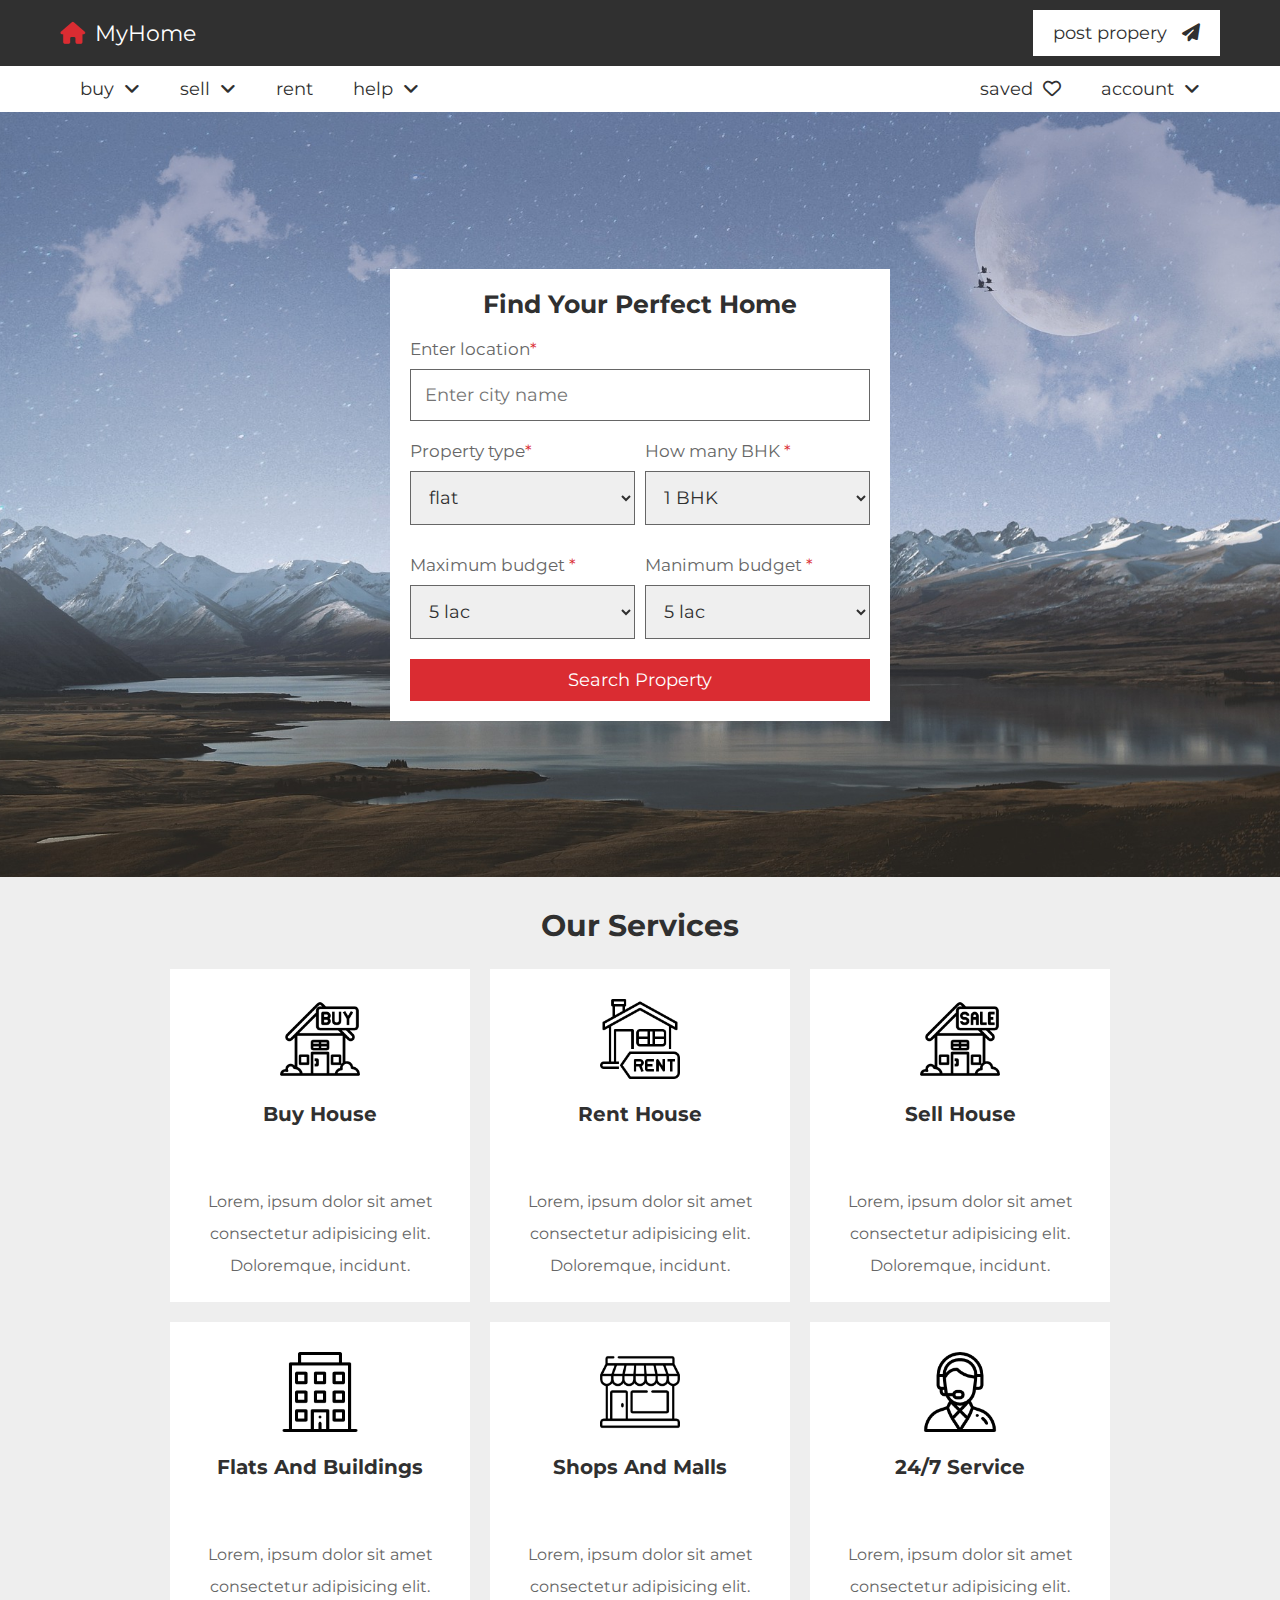
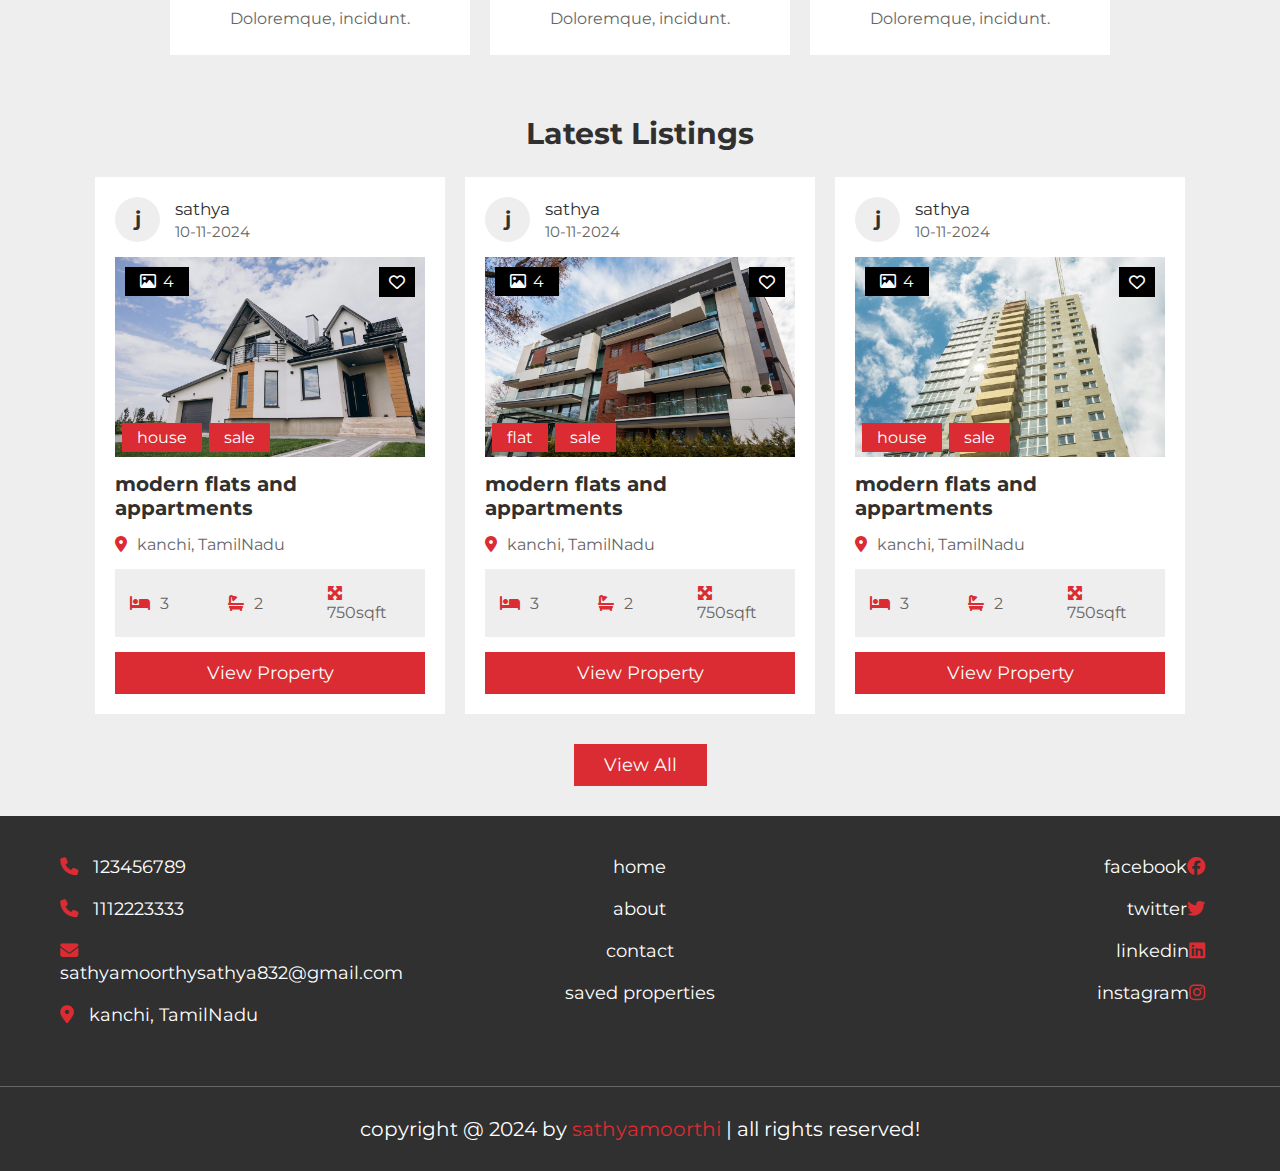
<file: index.html>
<!DOCTYPE html>
<html lang="en">
<head>
    <meta charset="UTF-8">
    <meta name="viewport" content="width=device-width, initial-scale=1.0">
    <title>Home</title>
    
    <!-- font awesome cdn link -->
    <link rel="stylesheet" href="https://cdnjs.cloudflare.com/ajax/libs/font-awesome/6.2.0/css/all.min.css">

    <!-- custom css file link -->
    <link rel="stylesheet" href="style.css">
</head>
<body>
<!-- header and navbar start -->

<header class="header">

    <nav class="navbar nav-1">
        <section class="flex">
            <a href="index.html" class="logo"><i class="fas fa-house"></i>MyHome</a>
            <ul>
                <li><a href="#">post propery <i class="fas fa-paper-plane"></i></a></li>
            </ul>
        </section>
    </nav>

    <nav class="navbar nav-2">
        <section class="flex">
            <div id="menu-btn" class="fas fa-bars"></div>

                <div class="menu">
                    <ul>
                    <li><a href="#">buy<i class="fas fa-angle-down"></i></a>
                        <ul>
                            <li><a href="#">house</a></li>
                            <li><a href="#">flat</a></li>
                            <li><a href="#">shop</a></li>
                            <li><a href="#">ready to move</a></li>
                            <li><a href="#">furnished</a></li>
                        </ul>
                    </li>
                    <li><a href="#">sell<i class="fas fa-angle-down"></i></a>
                        <ul>
                            <li><a href="#">post property</a></li>
                            <li><a href="#">dashboard</a></li>
                        </ul>
                    </li>
                    <li><a href="#">rent</a>
                        <ul>
                            <li><a href="#">house</a></li>
                            <li><a href="#">flat</a></li>
                            <li><a href="#">shop</a></li>
                        </ul>
                    </li>
                    <li><a href="#">help<i class="fas fa-angle-down"></i></a>
                        <ul>
                            <li><a href="about.html">about us</a></li>
                            <li><a href="contact.html">contact us</a></li>
                            <li><a href="contact.html#faq">FAQ</a></li>
                        </ul>
                    </li>
                </ul>
            </div>
            <ul>
                <li><a href="#">saved<i class="far fa-heart"></i></a></li>
                <li><a href="#">account<i class="fas fa-angle-down"></i></a>
                    <ul>
                        <li><a href="login.html">login</a></li>
                        <li><a href="register.html">register</a></li>
                    </ul>
                </li>
            </ul>
        </section>
    </nav>
</header>

<!-- Home section start -->

    
<div class="home">
    <section class="center">

        <form action="search.html" method="post">
            <h3>find your perfect home</h3>
            <div class="box">
                <p>Enter location<span>*</span></p>
                <input type="text" name="location" required maxlength="50" placeholder="Enter city name" class="input">
            </div>
            <div class="flex">
                <div class="box">
                    <p>Property type<span>*</span></p>
                    <select name="type" class="input" required>
                        <option value="flat">flat</option>
                        <option value="house">house</option>
                        <option value="shop">shop</option>
                    </select>
                </div>
                <div class="box">
                    <p>How many BHK <span>*</span></p>
                    <select name="bhk" class="input" required>
                        <option value="1">1 BHK</option>
                        <option value="2">2 BHK</option>
                        <option value="3">3 BHK</option>
                        <option value="4">4 BHK</option>
                        <option value="5">5 BHK</option>
                        <option value="6">6 BHK</option>
                        <option value="7">7 BHK</option>
                        <option value="8">8 BHK</option>
                        <option value="9">9 BHK</option>
                    </select>
                </div>
                <div class="box">
                    <p>Maximum budget <span>*</span></p>
                    <select name="minimum" class="input" required>
                        <option value="5000000">5 lac</option>
                        <option value="1000000">10 lac</option>
                        <option value="2000000">20 lac</option>
                        <option value="3000000">30 lac</option>
                        <option value="4000000">40 lac</option>
                        <option value="5000000">50 lac</option>
                        <option value="6000000">60 lac</option>
                        <option value="7000000">70 lac</option>
                        <option value="8000000">80 lac</option>
                        <option value="9000000">90 lac</option>
                        <option value="10000000">1 Cr</option>
                        <option value="20000000">2 Cr</option>                            <option value="30000000">3 Cr</option>
                        <option value="40000000">4 Cr</option>
                        <option value="50000000">5 Cr</option>
                        <option value="60000000">6 Cr</option>
                        <option value="70000000">7 Cr</option>
                        <option value="80000000">8 Cr</option>
                        <option value="90000000">9 Cr</option>
                        <option value="100000000">10 Cr</option>
                        <option value="150000000">15 Cr</option>
                        <option value="200000000">20 Cr</option>
                    </select>
                </div>
                <div class="box">
                    <p>Manimum budget <span>*</span></p>
                    <select name="minimum" class="input" required>
                        <option value="5000000">5 lac</option>
                        <option value="1000000">10 lac</option>
                        <option value="2000000">20 lac</option>
                        <option value="3000000">30 lac</option>
                        <option value="4000000">40 lac</option>
                        <option value="5000000">50 lac</option>
                        <option value="6000000">60 lac</option>
                        <option value="7000000">70 lac</option>
                        <option value="8000000">80 lac</option>
                        <option value="9000000">90 lac</option>
                        <option value="10000000">1 Cr</option>
                        <option value="20000000">2 Cr</option>
                        <option value="30000000">3 Cr</option>                            <option value="40000000">4 Cr</option>
                        <option value="50000000">5 Cr</option>
                        <option value="60000000">6 Cr</option>
                        <option value="70000000">7 Cr</option>
                        <option value="80000000">8 Cr</option>
                        <option value="90000000">9 Cr</option>
                        <option value="100000000">10 Cr</option>
                        <option value="150000000">15 Cr</option>
                        <option value="200000000">20 Cr</option>
                    </select>
                </div>
            </div>
            <input type="submit" value="search property" name="search" class="btn">
        </form>
    </section>
</div>



<section class="services">
    <h1 class="heading">our services</h1>
    <div class="box-container">
        
        <div class="box">
            <img src="images/icon-1.png" alt="">
            <h3>buy house</h3>
            <p>Lorem, ipsum dolor sit amet consectetur adipisicing elit. Doloremque, incidunt.</p>
        </div>
        
        <div class="box">
            <img src="images/icon-2.png" alt="">
            <h3>rent house</h3>
            <p>Lorem, ipsum dolor sit amet consectetur adipisicing elit. Doloremque, incidunt.</p>
        </div>

        <div class="box">
            <img src="images/icon-3.png" alt="">
            <h3>sell house</h3>                
            <p>Lorem, ipsum dolor sit amet consectetur adipisicing elit. Doloremque, incidunt.</p>
        </div>

        <div class="box">
            <img src="images/icon-4.png" alt="">
            <h3>flats and buildings</h3>
            <p>Lorem, ipsum dolor sit amet consectetur adipisicing elit. Doloremque, incidunt.</p>
        </div>

        <div class="box">
            <img src="images/icon-5.png" alt="">
            <h3>shops and malls</h3>
            <p>Lorem, ipsum dolor sit amet consectetur adipisicing elit. Doloremque, incidunt.</p>
        </div>

        <div class="box">
            <img src="images/icon-6.png" alt="">
            <h3>24/7 service</h3>
            <p>Lorem, ipsum dolor sit amet consectetur adipisicing elit. Doloremque, incidunt.</p>
        </div>
    </div>
</section>

    

<section class="listings">
    <h1 class="heading">latest listings</h1>
    <div class="box-container">

        <div class="box">
            <div class="admin">
                <h3>j</h3>
                <div>
                    <p>sathya</p>
                    <span>10-11-2024</span>
                </div>
            </div>
            <div class="thumb">
                <p class="total-images"><i class="far fa-image"></i><span>4</span></p>
                <p class="type"><span>house</span><span>sale</span></p>
                <form action="" method="post" class="save">
                    <button type="submit" name="save" class="far fa-heart"></button>
                </form> 
                <img src="images/house-img-1.webp" alt="">
            </div>
            <h3 class="name">modern flats and appartments</h3>
                <p class="location"><i class="fas fa-map-marker-alt"></i><span>kanchi, TamilNadu</span></p>
                <div class="flex">
                <p><i class="fas fa-bed"></i><span>3</span></p>
                <p><i class="fas fa-bath"></i><span>2</span></p>
                <p><i class="fas fa-maximize"></i><span>750sqft</span></p>
            </div>
                <a href="view_property.html" class="btn">view property</a>
            </div>
            <div class="box">
                <div class="admin">
                    <h3>j</h3>
                <div>
                <p>sathya</p>
                <span>10-11-2024</span>
            </div>
        </div>
        <div class="thumb">
            <p class="total-images"><i class="far fa-image"></i><span>4</span></p>
            <p class="type"><span>flat</span><span>sale</span></p>
            <form action="" method="post" class="save">
                <button type="submit" name="save" class="far fa-heart"></button>
            </form> 
            <img src="images/house-img-2.webp" alt="">
        </div>
        <h3 class="name">modern flats and appartments</h3>
            <p class="location"><i class="fas fa-map-marker-alt"></i><span>kanchi, TamilNadu</span></p>
            <div class="flex">
                <p><i class="fas fa-bed"></i><span>3</span></p>
                <p><i class="fas fa-bath"></i><span>2</span></p>
                <p><i class="fas fa-maximize"></i><span>750sqft</span></p>
            </div>
            <a href="view_property.html" class="btn">view property</a>
        </div>
        <div class="box">
            <div class="admin">
            <h3>j</h3>
            <div>
                <p>sathya</p>
                <span>10-11-2024</span>
            </div>
        </div>
        <div class="thumb">
            <p class="total-images"><i class="far fa-image"></i><span>4</span></p>
            <p class="type"><span>house</span><span>sale</span></p>
            <form action="" method="post" class="save">
                <button type="submit" name="save" class="far fa-heart"></button>
            </form> 
            <img src="images/house-img-3.jpg" alt="">
        </div>
        <h3 class="name">modern flats and appartments</h3>
            <p class="location"><i class="fas fa-map-marker-alt"></i><span>kanchi, TamilNadu</span></p>
                <div class="flex">
                    <p><i class="fas fa-bed"></i><span>3</span></p>
                    <p><i class="fas fa-bath"></i><span>2</span></p>
                    <p><i class="fas fa-maximize"></i><span>750sqft</span></p>
                </div>
                <a href="view_property.html" class="btn">view property</a>
            </div>
        </div>
        
        <div style="margin-top: 2rem; text-align: center;">
            <a href="listings.html" class="inline-btn">view all</a>
        </div>
</section>


<footer class="footer">
    <section class="flex">

        <div class="box">
            <a href="tel:1234567890"><i class="fas fa-phone"></i><span>123456789</span></a>
            <a href="tel:1112223333"><i class="fas fa-phone"></i><span>1112223333</span></a>
            <a href="sathyamoorthy832@gmail.com"><i class="fas fa-envelope"></i><span>sathyamoorthysathya832@gmail.com</span></a>
            <a href="#"><i class="fas fa-map-marker-alt"></i><span>kanchi, TamilNadu</span></a>
        </div>

        <div class="box">
            <a href="index.html"><span>home</span></a>
            <a href="about.html"><span>about</span></a>
            <a href="contact.html"><span>contact</span></a>
            <a href="#"><span>saved properties</span></a>
        </div>

        <div class="box">
            <a href="#"><span>facebook</span><i class="fab fa-facebook"></i></a>
            <a href="#"><span>twitter</span><i class="fab fa-twitter"></i></a>
            <a href="#"><span>linkedin</span><i class="fab fa-linkedin"></i></a>
            <a href="#"><span>instagram</span><i class="fab fa-instagram"></i></a>
        </div>
    </section>

    <div class="credit">copyright @ 2024 by <span>sathyamoorthi</span> | all rights reserved!</div>
</footer>

    
    <script src="main.js"></script>

    
</body>
</html>
</file>
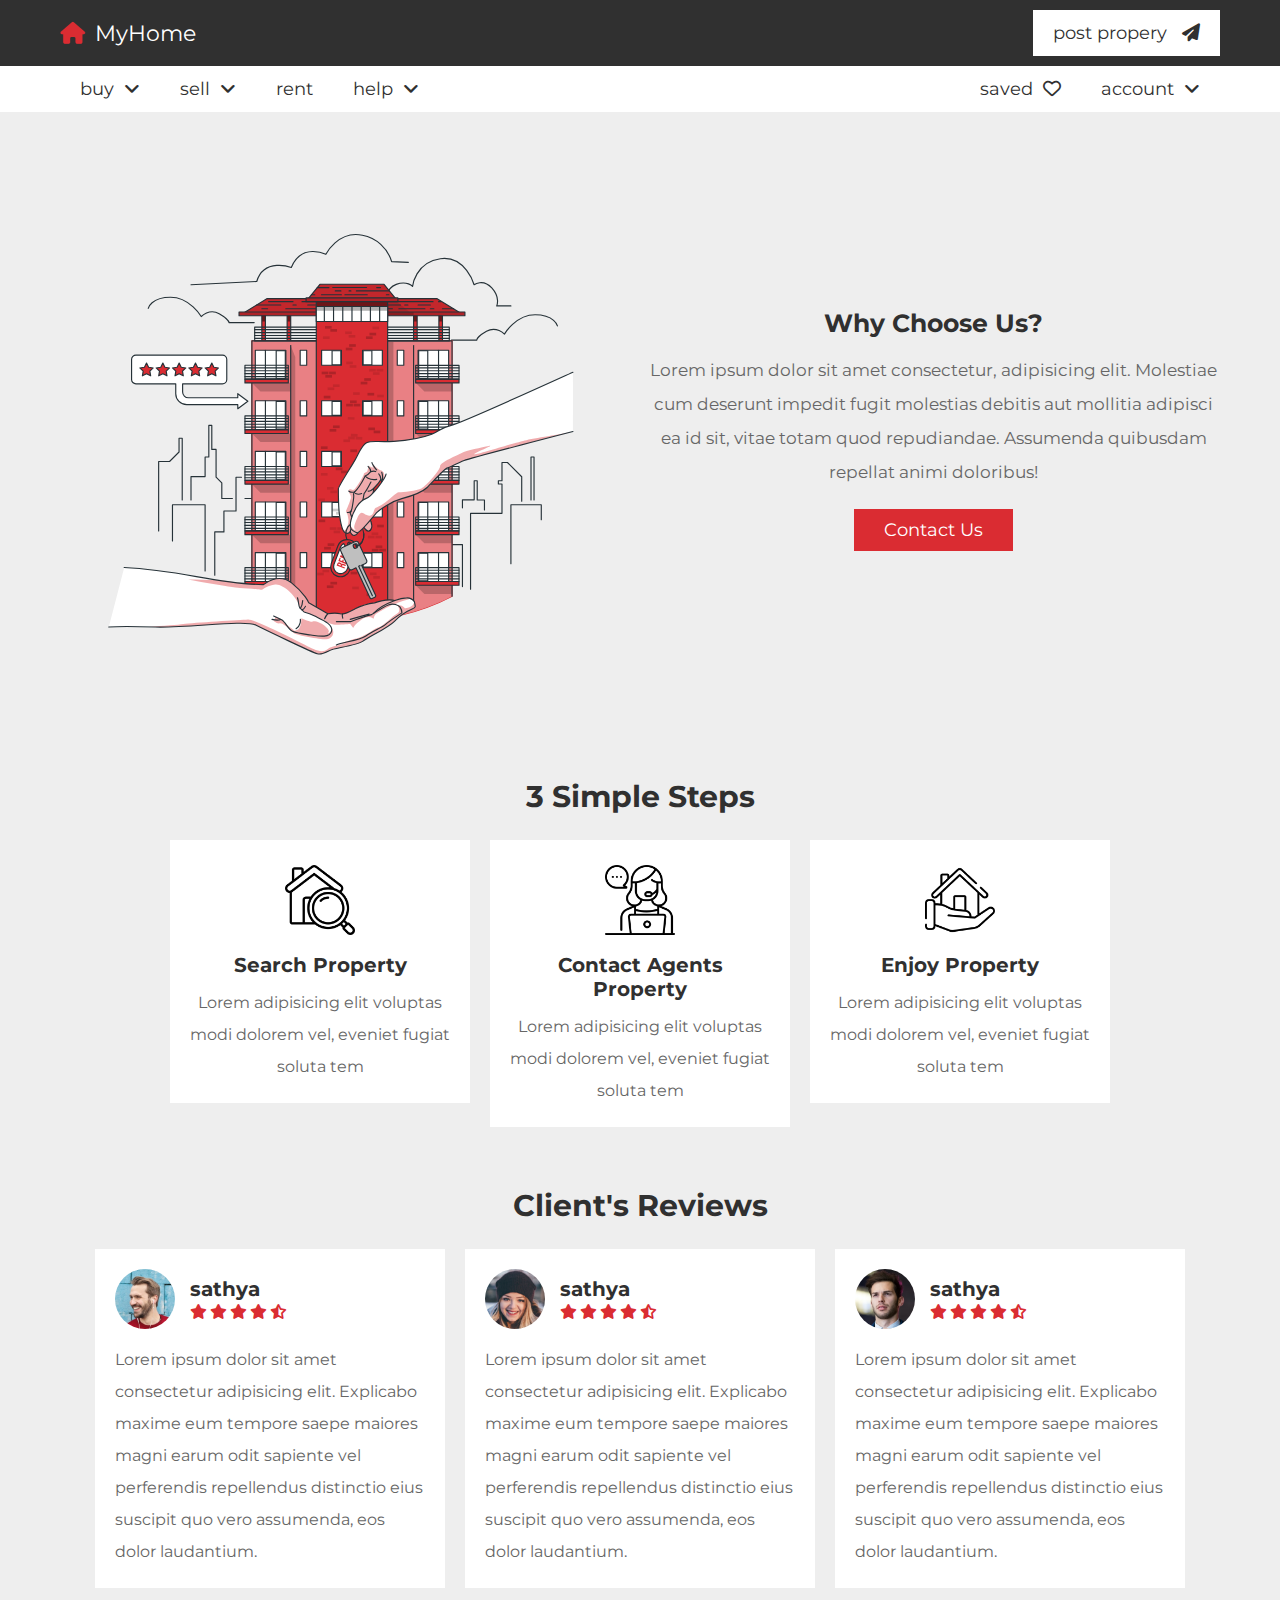
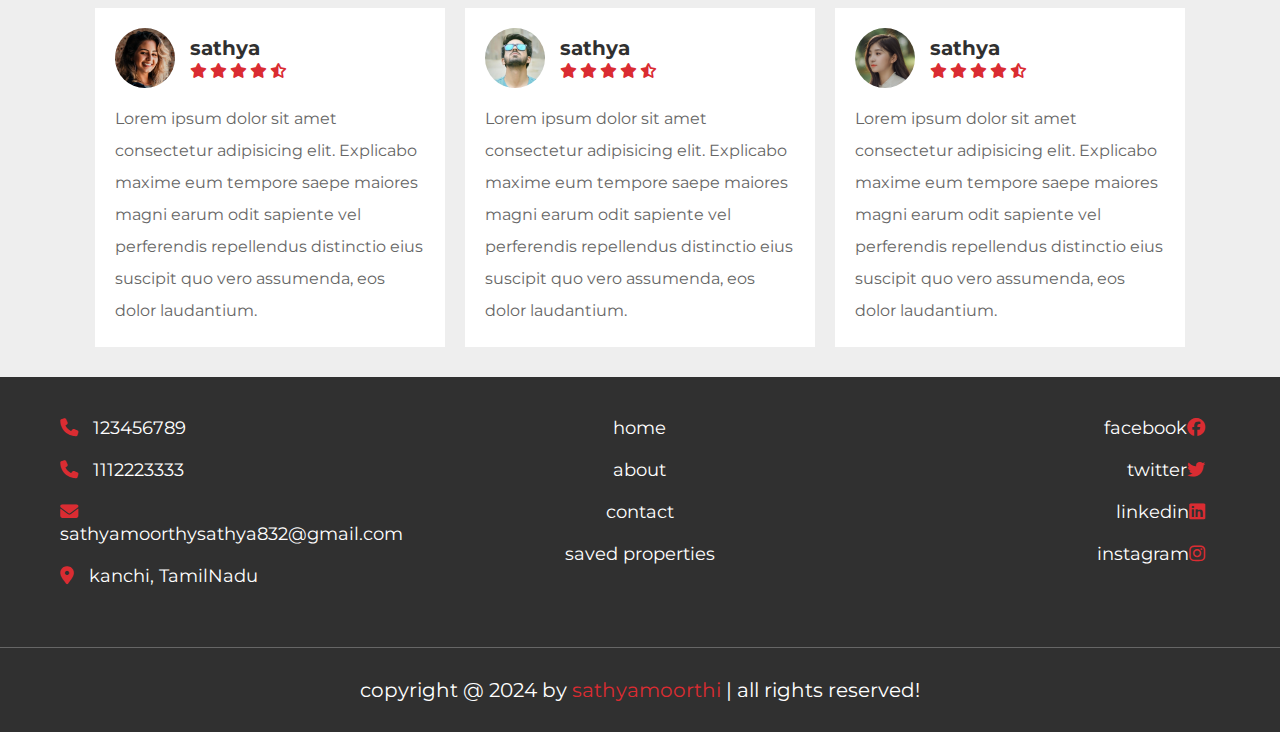
<file: about.html>
<!DOCTYPE html>
<html lang="en">
<head>
    <meta charset="UTF-8">
    <meta name="viewport" content="width=device-width, initial-scale=1.0">
    <title>Home</title>
    
    <!-- font awesome cdn link -->
    <link rel="stylesheet" href="https://cdnjs.cloudflare.com/ajax/libs/font-awesome/6.2.0/css/all.min.css">

    <!-- custom css file link -->
    <link rel="stylesheet" href="style.css">
</head>
<body>
<!-- header and navbar start -->

<header class="header">

    <nav class="navbar nav-1">
        <section class="flex">
            <a href="index.html" class="logo"><i class="fas fa-house"></i>MyHome</a>
            <ul>
                <li><a href="#">post propery <i class="fas fa-paper-plane"></i></a></li>
            </ul>
        </section>
    </nav>

    <nav class="navbar nav-2">
        <section class="flex">
            <div id="menu-btn" class="fas fa-bars"></div>

                <div class="menu">
                    <ul>
                    <li><a href="#">buy<i class="fas fa-angle-down"></i></a>
                        <ul>
                            <li><a href="#">house</a></li>
                            <li><a href="#">flat</a></li>
                            <li><a href="#">shop</a></li>
                            <li><a href="#">ready to move</a></li>
                            <li><a href="#">furnished</a></li>
                        </ul>
                    </li>
                    <li><a href="#">sell<i class="fas fa-angle-down"></i></a>
                        <ul>
                            <li><a href="#">post property</a></li>
                            <li><a href="#">dashboard</a></li>
                        </ul>
                    </li>
                    <li><a href="#">rent</a>
                        <ul>
                            <li><a href="#">house</a></li>
                            <li><a href="#">flat</a></li>
                            <li><a href="#">shop</a></li>
                        </ul>
                    </li>
                    <li><a href="#">help<i class="fas fa-angle-down"></i></a>
                        <ul>
                            <li><a href="about.html">about us</a></li>
                            <li><a href="contact.html">contact us</a></li>
                            <li><a href="contact.html#faq">FAQ</a></li>
                        </ul>
                    </li>
                </ul>
            </div>
            <ul>
                <li><a href="#">saved<i class="far fa-heart"></i></a></li>
                <li><a href="#">account<i class="fas fa-angle-down"></i></a>
                    <ul>
                        <li><a href="login.html">login</a></li>
                        <li><a href="register.html">register</a></li>
                    </ul>
                </li>
            </ul>
        </section>
    </nav>
</header>

<!-- About start -->
<section class="about">

    <div class="row">
        <div class="image">
            <img src="images/about-img.svg" alt="">
        </div>
        <div class="content">
            <h3>why choose us?</h3>
            <p>Lorem ipsum dolor sit amet consectetur, adipisicing elit. Molestiae cum deserunt impedit fugit molestias debitis aut mollitia adipisci ea id sit, vitae totam quod repudiandae. Assumenda quibusdam repellat animi doloribus!</p>
            <a href="contact.html" class="inline-btn">contact us</a>
        </div>
    </div>
</section>
<!-- About end -->

<!-- steps section start -->
<section class="steps">
    <h1 class="heading">3 simple steps</h1>
    <div class="box-container">

        <div class="box">
            <img src="images/step-1.png" alt="">
            <h3>search property</h3>
            <p>Lorem adipisicing elit voluptas modi dolorem vel, eveniet fugiat soluta tem</p>
        </div>

        <div class="box">
            <img src="images/step-2.png" alt="">
            <h3>contact agents property</h3>
            <p>Lorem adipisicing elit voluptas modi dolorem vel, eveniet fugiat soluta tem</p>
        </div>

        <div class="box">
            <img src="images/step-3.png" alt="">
            <h3>enjoy property</h3>
            <p>Lorem adipisicing elit voluptas modi dolorem vel, eveniet fugiat soluta tem</p>
        </div>
     </div>
</section>
<!-- steps section end -->
 

<!-- review section start -->

<section class="reviews">
    <h1 class="heading">client's reviews</h1>
    <div class="box-container">

        <div class="box">
            <div class="user">
                <img src="images/pic-1.png" alt="">
            <div>
            <h3>sathya</h3>
            <div class="stars">
                <i class="fas fa-star"></i>
                <i class="fas fa-star"></i>
                <i class="fas fa-star"></i>
                <i class="fas fa-star"></i>
                <i class="fas fa-star-half-alt"></i>
            </div>
           </div>
          </div>
          <p>Lorem ipsum dolor sit amet consectetur adipisicing elit. Explicabo maxime eum tempore saepe maiores magni earum odit sapiente vel perferendis repellendus distinctio eius suscipit quo vero assumenda, eos dolor laudantium.</p>
        </div>

        <div class="box">
            <div class="user">
                <img src="images/pic-2.png" alt="">
            <div>
            <h3>sathya</h3>
            <div class="stars">
                <i class="fas fa-star"></i>
                <i class="fas fa-star"></i>
                <i class="fas fa-star"></i>
                <i class="fas fa-star"></i>
                <i class="fas fa-star-half-alt"></i>
            </div>
           </div>
          </div>
          <p>Lorem ipsum dolor sit amet consectetur adipisicing elit. Explicabo maxime eum tempore saepe maiores magni earum odit sapiente vel perferendis repellendus distinctio eius suscipit quo vero assumenda, eos dolor laudantium.</p>
        </div>

        <div class="box">
            <div class="user">
                <img src="images/pic-3.png" alt="">
            <div>
            <h3>sathya</h3>
            <div class="stars">
                <i class="fas fa-star"></i>
                <i class="fas fa-star"></i>
                <i class="fas fa-star"></i>
                <i class="fas fa-star"></i>
                <i class="fas fa-star-half-alt"></i>
            </div>
           </div>
          </div>
          <p>Lorem ipsum dolor sit amet consectetur adipisicing elit. Explicabo maxime eum tempore saepe maiores magni earum odit sapiente vel perferendis repellendus distinctio eius suscipit quo vero assumenda, eos dolor laudantium.</p>
        </div>

        <div class="box">
            <div class="user">
                <img src="images/pic-4.png" alt="">
            <div>
            <h3>sathya</h3>
            <div class="stars">
                <i class="fas fa-star"></i>
                <i class="fas fa-star"></i>
                <i class="fas fa-star"></i>
                <i class="fas fa-star"></i>
                <i class="fas fa-star-half-alt"></i>
            </div>
           </div>
          </div>
          <p>Lorem ipsum dolor sit amet consectetur adipisicing elit. Explicabo maxime eum tempore saepe maiores magni earum odit sapiente vel perferendis repellendus distinctio eius suscipit quo vero assumenda, eos dolor laudantium.</p>
        </div>

        <div class="box">
            <div class="user">
                <img src="images/pic-5.png" alt="">
            <div>
            <h3>sathya</h3>
            <div class="stars">
                <i class="fas fa-star"></i>
                <i class="fas fa-star"></i>
                <i class="fas fa-star"></i>
                <i class="fas fa-star"></i>
                <i class="fas fa-star-half-alt"></i>
            </div>
           </div>
          </div>
          <p>Lorem ipsum dolor sit amet consectetur adipisicing elit. Explicabo maxime eum tempore saepe maiores magni earum odit sapiente vel perferendis repellendus distinctio eius suscipit quo vero assumenda, eos dolor laudantium.</p>
        </div>

        <div class="box">
            <div class="user">
                <img src="images/pic-6.png" alt="">
            <div>
            <h3>sathya</h3>
            <div class="stars">
                <i class="fas fa-star"></i>
                <i class="fas fa-star"></i>
                <i class="fas fa-star"></i>
                <i class="fas fa-star"></i>
                <i class="fas fa-star-half-alt"></i>
            </div>
           </div>
          </div>
          <p>Lorem ipsum dolor sit amet consectetur adipisicing elit. Explicabo maxime eum tempore saepe maiores magni earum odit sapiente vel perferendis repellendus distinctio eius suscipit quo vero assumenda, eos dolor laudantium.</p>
        </div>
    </div>
</section>


<!-- review section end -->




<footer class="footer">
    <section class="flex">

        <div class="box">
            <a href="tel:1234567890"><i class="fas fa-phone"></i><span>123456789</span></a>
            <a href="tel:1112223333"><i class="fas fa-phone"></i><span>1112223333</span></a>
            <a href="sathyamoorthy832@gmail.com"><i class="fas fa-envelope"></i><span>sathyamoorthysathya832@gmail.com</span></a>
            <a href="#"><i class="fas fa-map-marker-alt"></i><span>kanchi, TamilNadu</span></a>
        </div>

        <div class="box">
            <a href="index.html"><span>home</span></a>
            <a href="about.html"><span>about</span></a>
            <a href="contact.html"><span>contact</span></a>
            <a href="#"><span>saved properties</span></a>
        </div>

        <div class="box">
            <a href="#"><span>facebook</span><i class="fab fa-facebook"></i></a>
            <a href="#"><span>twitter</span><i class="fab fa-twitter"></i></a>
            <a href="#"><span>linkedin</span><i class="fab fa-linkedin"></i></a>
            <a href="#"><span>instagram</span><i class="fab fa-instagram"></i></a>
        </div>
    </section>

    <div class="credit">copyright @ 2024 by <span>sathyamoorthi</span> | all rights reserved!</div>
</footer>

    
    <script src="main.js"></script>

    
</body>
</html>
</file>
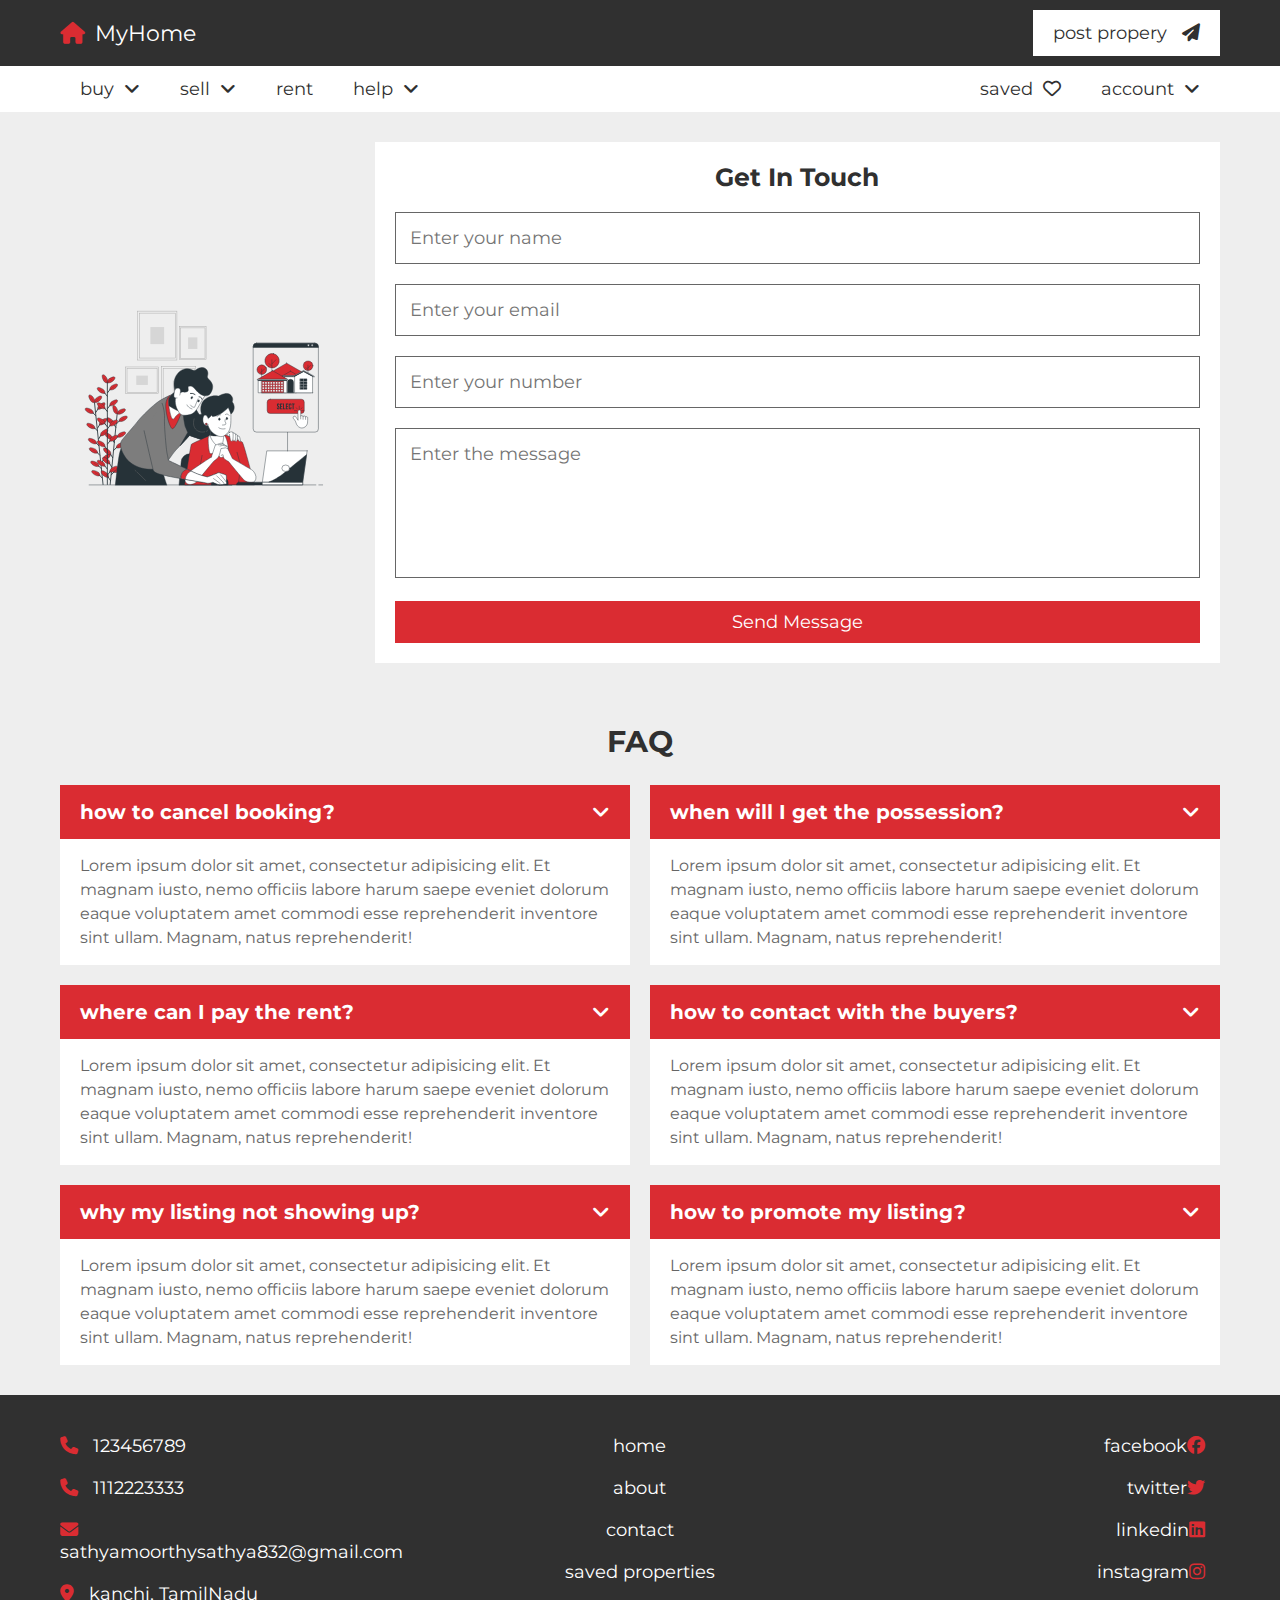
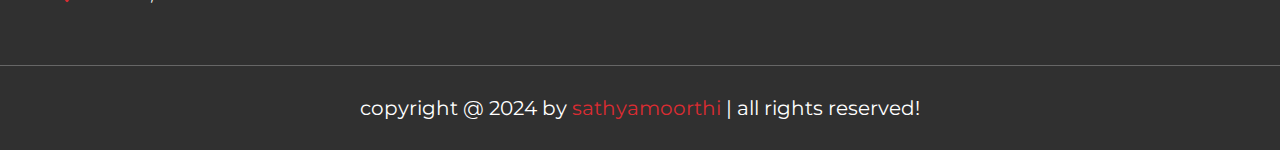
<file: contact.html>
<!DOCTYPE html>
<html lang="en">
<head>
    <meta charset="UTF-8">
    <meta name="viewport" content="width=device-width, initial-scale=1.0">
    <title>Home</title>
    
    <!-- font awesome cdn link -->
    <link rel="stylesheet" href="https://cdnjs.cloudflare.com/ajax/libs/font-awesome/6.2.0/css/all.min.css">

    <!-- custom css file link -->
    <link rel="stylesheet" href="style.css">
</head>
<body>
<!-- header and navbar start -->

<header class="header">

    <nav class="navbar nav-1">
        <section class="flex">
            <a href="index.html" class="logo"><i class="fas fa-house"></i>MyHome</a>
            <ul>
                <li><a href="#">post propery <i class="fas fa-paper-plane"></i></a></li>
            </ul>
        </section>
    </nav>

    <nav class="navbar nav-2">
        <section class="flex">
            <div id="menu-btn" class="fas fa-bars"></div>

                <div class="menu">
                    <ul>
                    <li><a href="#">buy<i class="fas fa-angle-down"></i></a>
                        <ul>
                            <li><a href="#">house</a></li>
                            <li><a href="#">flat</a></li>
                            <li><a href="#">shop</a></li>
                            <li><a href="#">ready to move</a></li>
                            <li><a href="#">furnished</a></li>
                        </ul>
                    </li>
                    <li><a href="#">sell<i class="fas fa-angle-down"></i></a>
                        <ul>
                            <li><a href="#">post property</a></li>
                            <li><a href="#">dashboard</a></li>
                        </ul>
                    </li>
                    <li><a href="#">rent</a>
                        <ul>
                            <li><a href="#">house</a></li>
                            <li><a href="#">flat</a></li>
                            <li><a href="#">shop</a></li>
                        </ul>
                    </li>
                    <li><a href="#">help<i class="fas fa-angle-down"></i></a>
                        <ul>
                            <li><a href="about.html">about us</a></li>
                            <li><a href="contact.html">contact us</a></li>
                            <li><a href="contact.html#faq">FAQ</a></li>
                        </ul>
                    </li>
                </ul>
            </div>
            <ul>
                <li><a href="#">saved<i class="far fa-heart"></i></a></li>
                <li><a href="#">account<i class="fas fa-angle-down"></i></a>
                    <ul>
                        <li><a href="login.html">login</a></li>
                        <li><a href="register.html">register</a></li>
                    </ul>
                </li>
            </ul>
        </section>
    </nav>
</header>

<!-- contact section starts -->
<section class="contact">

    <div class="row">
        <div class="image">
            <img src="images/contact-img.svg" alt="">
        </div>
        <form action="" method="post">
            <h3>get in touch</h3>
            <input type="text" name="name" required maxlength="50" placeholder="Enter your name" class="box">
            <input type="email" name="email" required maxlength="50" placeholder="Enter your email" class="box">
            <input type="number" name="number" required maxlength="10" max="9999999999" placeholder="Enter your number" class="box">
            <textarea name="message" placeholder="Enter the message" required maxlength="1000" cols="30" rows="10" class="box"></textarea>
            <input type="submit" value="send message" name="send" class="btn">
        </form>
    </div>
</section>
<!-- contact section end -->

<!-- faq section start -->
<section class="faq" id="faq">
    <h1 class="heading">FAQ</h1>
    <div class="box-container">

        <div class="box active">
            <h3><span>how to cancel booking?</span><i class="fas fa-angle-down"></i></h3>
            <p>Lorem ipsum dolor sit amet, consectetur adipisicing elit. Et magnam iusto, nemo officiis labore harum saepe eveniet dolorum eaque voluptatem amet commodi esse reprehenderit inventore sint ullam. Magnam, natus reprehenderit!</p>
        </div>

        <div class="box active">
            <h3><span>when will I get the possession?</span><i class="fas fa-angle-down"></i></h3>
            <p>Lorem ipsum dolor sit amet, consectetur adipisicing elit. Et magnam iusto, nemo officiis labore harum saepe eveniet dolorum eaque voluptatem amet commodi esse reprehenderit inventore sint ullam. Magnam, natus reprehenderit!</p>
        </div>

        <div class="box active">
            <h3><span>where can I pay the rent?</span><i class="fas fa-angle-down"></i></h3>
            <p>Lorem ipsum dolor sit amet, consectetur adipisicing elit. Et magnam iusto, nemo officiis labore harum saepe eveniet dolorum eaque voluptatem amet commodi esse reprehenderit inventore sint ullam. Magnam, natus reprehenderit!</p>
        </div>

        <div class="box active">
            <h3><span>how to contact with the buyers?</span><i class="fas fa-angle-down"></i></h3>
            <p>Lorem ipsum dolor sit amet, consectetur adipisicing elit. Et magnam iusto, nemo officiis labore harum saepe eveniet dolorum eaque voluptatem amet commodi esse reprehenderit inventore sint ullam. Magnam, natus reprehenderit!</p>
        </div>

        <div class="box active">
            <h3><span>why my listing not showing up?</span><i class="fas fa-angle-down"></i></h3>
            <p>Lorem ipsum dolor sit amet, consectetur adipisicing elit. Et magnam iusto, nemo officiis labore harum saepe eveniet dolorum eaque voluptatem amet commodi esse reprehenderit inventore sint ullam. Magnam, natus reprehenderit!</p>
        </div>
        
        <div class="box active">
            <h3><span>how to promote my listing?</span><i class="fas fa-angle-down"></i></h3>
            <p>Lorem ipsum dolor sit amet, consectetur adipisicing elit. Et magnam iusto, nemo officiis labore harum saepe eveniet dolorum eaque voluptatem amet commodi esse reprehenderit inventore sint ullam. Magnam, natus reprehenderit!</p>
        </div>
    </div>
</section>
<!-- faq section end -->


<footer class="footer">
    <section class="flex">

        <div class="box">
            <a href="tel:1234567890"><i class="fas fa-phone"></i><span>123456789</span></a>
            <a href="tel:1112223333"><i class="fas fa-phone"></i><span>1112223333</span></a>
            <a href="sathyamoorthy832@gmail.com"><i class="fas fa-envelope"></i><span>sathyamoorthysathya832@gmail.com</span></a>
            <a href="#"><i class="fas fa-map-marker-alt"></i><span>kanchi, TamilNadu</span></a>
        </div>

        <div class="box">
            <a href="index.html"><span>home</span></a>
            <a href="about.html"><span>about</span></a>
            <a href="contact.html"><span>contact</span></a>
            <a href="#"><span>saved properties</span></a>
        </div>

        <div class="box">
            <a href="#"><span>facebook</span><i class="fab fa-facebook"></i></a>
            <a href="#"><span>twitter</span><i class="fab fa-twitter"></i></a>
            <a href="#"><span>linkedin</span><i class="fab fa-linkedin"></i></a>
            <a href="#"><span>instagram</span><i class="fab fa-instagram"></i></a>
        </div>
    </section>

    <div class="credit">copyright @ 2024 by <span>sathyamoorthi</span> | all rights reserved!</div>
</footer>

    
    <script src="main.js"></script>

    
</body>
</html>
</file>
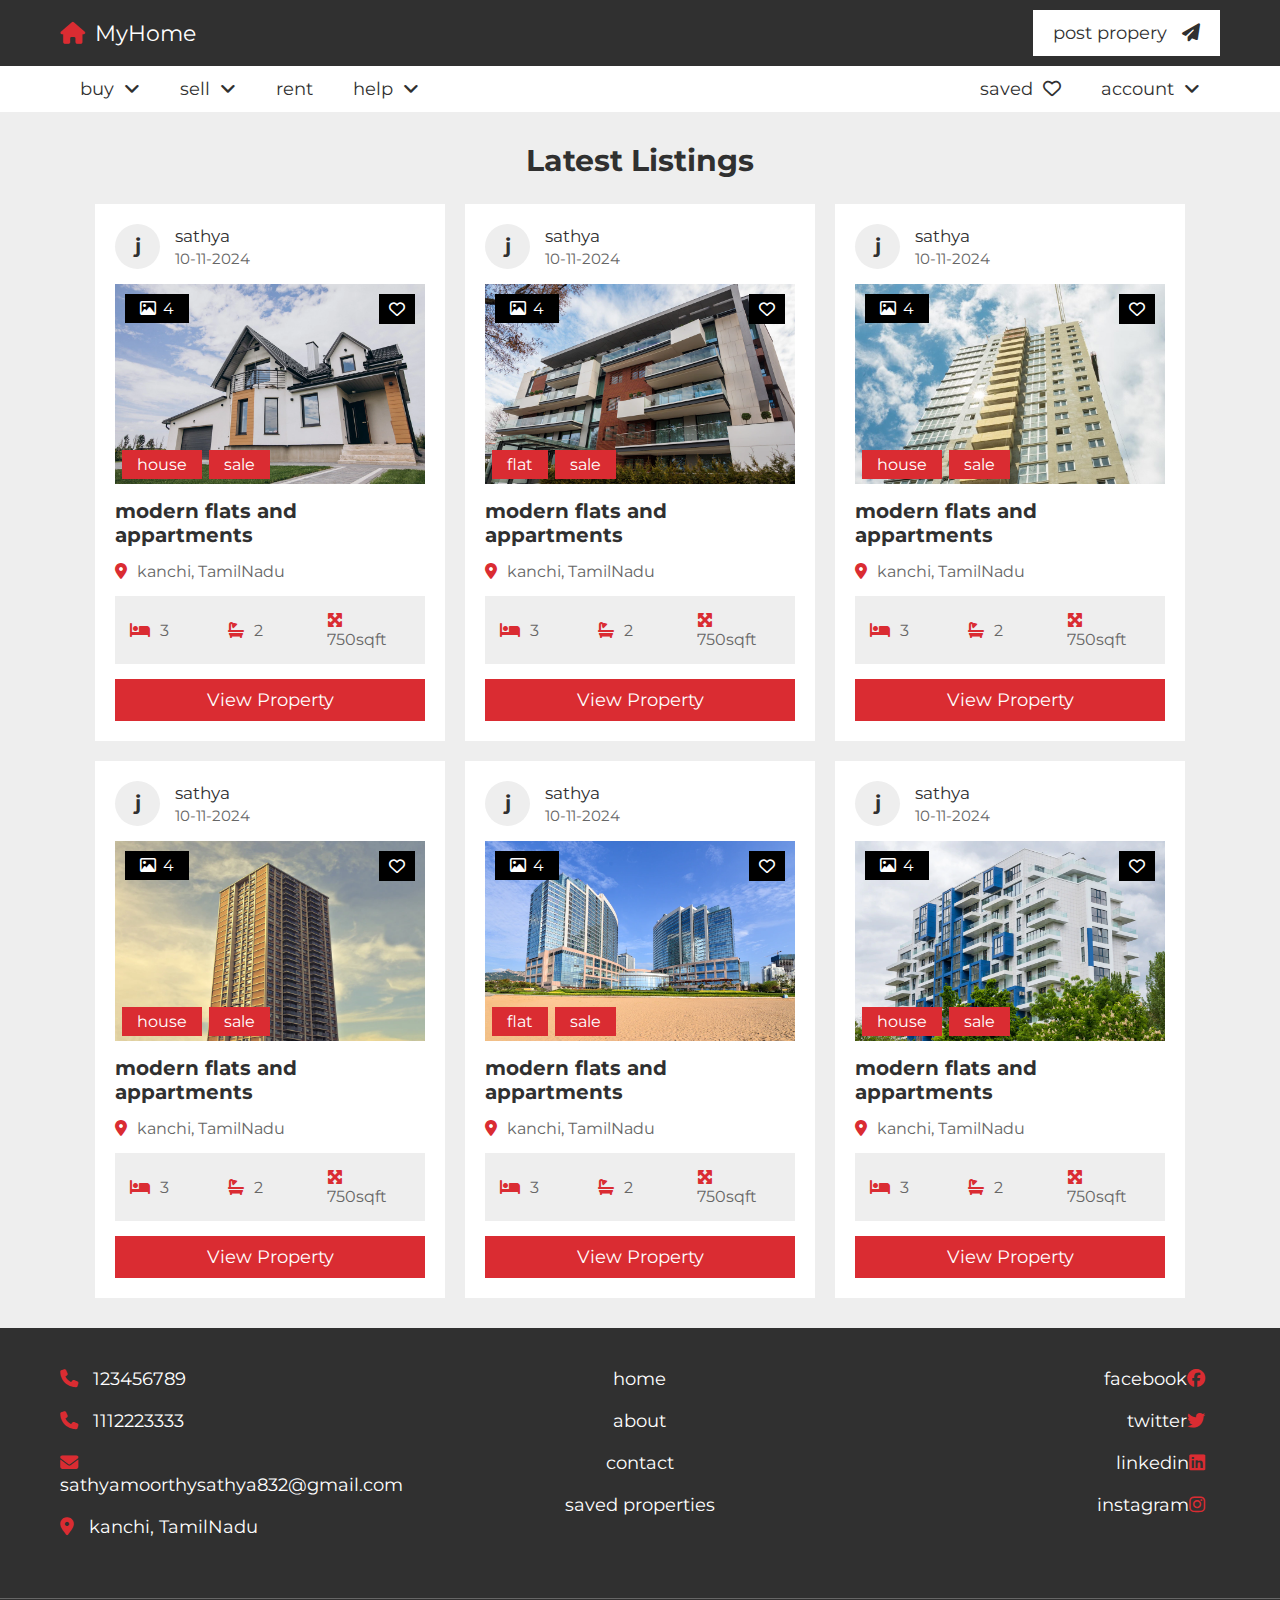
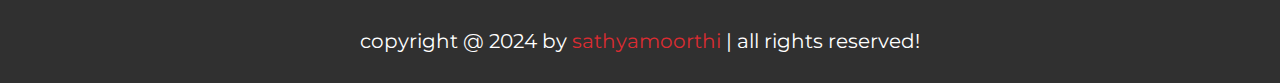
<file: listings.html>
<!DOCTYPE html>
<html lang="en">
<head>
    <meta charset="UTF-8">
    <meta name="viewport" content="width=device-width, initial-scale=1.0">
    <title>Home</title>
    
    <!-- font awesome cdn link -->
    <link rel="stylesheet" href="https://cdnjs.cloudflare.com/ajax/libs/font-awesome/6.2.0/css/all.min.css">

    <!-- custom css file link -->
    <link rel="stylesheet" href="style.css">
</head>
<body>
<!-- header and navbar start -->

<header class="header">

    <nav class="navbar nav-1">
        <section class="flex">
            <a href="index.html" class="logo"><i class="fas fa-house"></i>MyHome</a>
            <ul>
                <li><a href="#">post propery <i class="fas fa-paper-plane"></i></a></li>
            </ul>
        </section>
    </nav>

    <nav class="navbar nav-2">
        <section class="flex">
            <div id="menu-btn" class="fas fa-bars"></div>

                <div class="menu">
                    <ul>
                    <li><a href="#">buy<i class="fas fa-angle-down"></i></a>
                        <ul>
                            <li><a href="#">house</a></li>
                            <li><a href="#">flat</a></li>
                            <li><a href="#">shop</a></li>
                            <li><a href="#">ready to move</a></li>
                            <li><a href="#">furnished</a></li>
                        </ul>
                    </li>
                    <li><a href="#">sell<i class="fas fa-angle-down"></i></a>
                        <ul>
                            <li><a href="#">post property</a></li>
                            <li><a href="#">dashboard</a></li>
                        </ul>
                    </li>
                    <li><a href="#">rent</a>
                        <ul>
                            <li><a href="#">house</a></li>
                            <li><a href="#">flat</a></li>
                            <li><a href="#">shop</a></li>
                        </ul>
                    </li>
                    <li><a href="#">help<i class="fas fa-angle-down"></i></a>
                        <ul>
                            <li><a href="about.html">about us</a></li>
                            <li><a href="contact.html">contact us</a></li>
                            <li><a href="contact.html#faq">FAQ</a></li>
                        </ul>
                    </li>
                </ul>
            </div>
            <ul>
                <li><a href="#">saved<i class="far fa-heart"></i></a></li>
                <li><a href="#">account<i class="fas fa-angle-down"></i></a>
                    <ul>
                        <li><a href="login.html">login</a></li>
                        <li><a href="register.html">register</a></li>
                    </ul>
                </li>
            </ul>
        </section>
    </nav>
</header>

<!-- listings section start -->
<section class="listings">
    <h1 class="heading">latest listings</h1>
    <div class="box-container">

        <div class="box">
            <div class="admin">
                <h3>j</h3>
                <div>
                    <p>sathya</p>
                    <span>10-11-2024</span>
                </div>
            </div>
            <div class="thumb">
                <p class="total-images"><i class="far fa-image"></i><span>4</span></p>
                <p class="type"><span>house</span><span>sale</span></p>
                <form action="" method="post" class="save">
                    <button type="submit" name="save" class="far fa-heart"></button>
                </form> 
                <img src="images/house-img-1.webp" alt="">
            </div>
            <h3 class="name">modern flats and appartments</h3>
                <p class="location"><i class="fas fa-map-marker-alt"></i><span>kanchi, TamilNadu</span></p>
                <div class="flex">
                <p><i class="fas fa-bed"></i><span>3</span></p>
                <p><i class="fas fa-bath"></i><span>2</span></p>
                <p><i class="fas fa-maximize"></i><span>750sqft</span></p>
            </div>
                <a href="view_property.html" class="btn">view property</a>
            </div>
            <div class="box">
                <div class="admin">
                    <h3>j</h3>
                <div>
                <p>sathya</p>
                <span>10-11-2024</span>
            </div>
        </div>
        <div class="thumb">
            <p class="total-images"><i class="far fa-image"></i><span>4</span></p>
            <p class="type"><span>flat</span><span>sale</span></p>
            <form action="" method="post" class="save">
                <button type="submit" name="save" class="far fa-heart"></button>
            </form> 
            <img src="images/house-img-2.webp" alt="">
        </div>
        <h3 class="name">modern flats and appartments</h3>
            <p class="location"><i class="fas fa-map-marker-alt"></i><span>kanchi, TamilNadu</span></p>
            <div class="flex">
                <p><i class="fas fa-bed"></i><span>3</span></p>
                <p><i class="fas fa-bath"></i><span>2</span></p>
                <p><i class="fas fa-maximize"></i><span>750sqft</span></p>
            </div>
            <a href="view_property.html" class="btn">view property</a>
        </div>
        <div class="box">
            <div class="admin">
            <h3>j</h3>
            <div>
                <p>sathya</p>
                <span>10-11-2024</span>
            </div>
        </div>
        <div class="thumb">
            <p class="total-images"><i class="far fa-image"></i><span>4</span></p>
            <p class="type"><span>house</span><span>sale</span></p>
            <form action="" method="post" class="save">
                <button type="submit" name="save" class="far fa-heart"></button>
            </form> 
            <img src="images/house-img-3.jpg" alt="">
        </div>
        <h3 class="name">modern flats and appartments</h3>
            <p class="location"><i class="fas fa-map-marker-alt"></i><span>kanchi, TamilNadu</span></p>
                <div class="flex">
                    <p><i class="fas fa-bed"></i><span>3</span></p>
                    <p><i class="fas fa-bath"></i><span>2</span></p>
                    <p><i class="fas fa-maximize"></i><span>750sqft</span></p>
                </div>
                <a href="view_property.html" class="btn">view property</a>
            </div>

            <div class="box">
                <div class="admin">
                    <h3>j</h3>
                    <div>
                        <p>sathya</p>
                        <span>10-11-2024</span>
                    </div>
                </div>
                <div class="thumb">
                    <p class="total-images"><i class="far fa-image"></i><span>4</span></p>
                    <p class="type"><span>house</span><span>sale</span></p>
                    <form action="" method="post" class="save">
                        <button type="submit" name="save" class="far fa-heart"></button>
                    </form> 
                    <img src="images/house-img-4.webp" alt="">
                </div>
                <h3 class="name">modern flats and appartments</h3>
                    <p class="location"><i class="fas fa-map-marker-alt"></i><span>kanchi, TamilNadu</span></p>
                    <div class="flex">
                    <p><i class="fas fa-bed"></i><span>3</span></p>
                    <p><i class="fas fa-bath"></i><span>2</span></p>
                    <p><i class="fas fa-maximize"></i><span>750sqft</span></p>
                </div>
                    <a href="view_property.html" class="btn">view property</a>
                </div>
                <div class="box">
                    <div class="admin">
                        <h3>j</h3>
                    <div>
                    <p>sathya</p>
                    <span>10-11-2024</span>
                </div>
            </div>
            <div class="thumb">
                <p class="total-images"><i class="far fa-image"></i><span>4</span></p>
                <p class="type"><span>flat</span><span>sale</span></p>
                <form action="" method="post" class="save">
                    <button type="submit" name="save" class="far fa-heart"></button>
                </form> 
                <img src="images/house-img-5.webp" alt="">
            </div>
            <h3 class="name">modern flats and appartments</h3>
                <p class="location"><i class="fas fa-map-marker-alt"></i><span>kanchi, TamilNadu</span></p>
                <div class="flex">
                    <p><i class="fas fa-bed"></i><span>3</span></p>
                    <p><i class="fas fa-bath"></i><span>2</span></p>
                    <p><i class="fas fa-maximize"></i><span>750sqft</span></p>
                </div>
                <a href="view_property.html" class="btn">view property</a>
            </div>
            <div class="box">
                <div class="admin">
                <h3>j</h3>
                <div>
                    <p>sathya</p>
                    <span>10-11-2024</span>
                </div>
            </div>
            <div class="thumb">
                <p class="total-images"><i class="far fa-image"></i><span>4</span></p>
                <p class="type"><span>house</span><span>sale</span></p>
                <form action="" method="post" class="save">
                    <button type="submit" name="save" class="far fa-heart"></button>
                </form> 
                <img src="images/house-img-6.webp" alt="">
            </div>
            <h3 class="name">modern flats and appartments</h3>
                <p class="location"><i class="fas fa-map-marker-alt"></i><span>kanchi, TamilNadu</span></p>
                    <div class="flex">
                        <p><i class="fas fa-bed"></i><span>3</span></p>
                        <p><i class="fas fa-bath"></i><span>2</span></p>
                        <p><i class="fas fa-maximize"></i><span>750sqft</span></p>
                    </div>
                    <a href="view_property.html" class="btn">view property</a>
                </div>
            </div>
</section>
<!-- listings section end -->



<footer class="footer">
    <section class="flex">

        <div class="box">
            <a href="tel:1234567890"><i class="fas fa-phone"></i><span>123456789</span></a>
            <a href="tel:1112223333"><i class="fas fa-phone"></i><span>1112223333</span></a>
            <a href="sathyamoorthy832@gmail.com"><i class="fas fa-envelope"></i><span>sathyamoorthysathya832@gmail.com</span></a>
            <a href="#"><i class="fas fa-map-marker-alt"></i><span>kanchi, TamilNadu</span></a>
        </div>

        <div class="box">
            <a href="index.html"><span>home</span></a>
            <a href="about.html"><span>about</span></a>
            <a href="contact.html"><span>contact</span></a>
            <a href="#"><span>saved properties</span></a>
        </div>

        <div class="box">
            <a href="#"><span>facebook</span><i class="fab fa-facebook"></i></a>
            <a href="#"><span>twitter</span><i class="fab fa-twitter"></i></a>
            <a href="#"><span>linkedin</span><i class="fab fa-linkedin"></i></a>
            <a href="#"><span>instagram</span><i class="fab fa-instagram"></i></a>
        </div>
    </section>

    <div class="credit">copyright @ 2024 by <span>sathyamoorthi</span> | all rights reserved!</div>
</footer>

    
    <script src="main.js"></script>

    
</body>
</html>
</file>
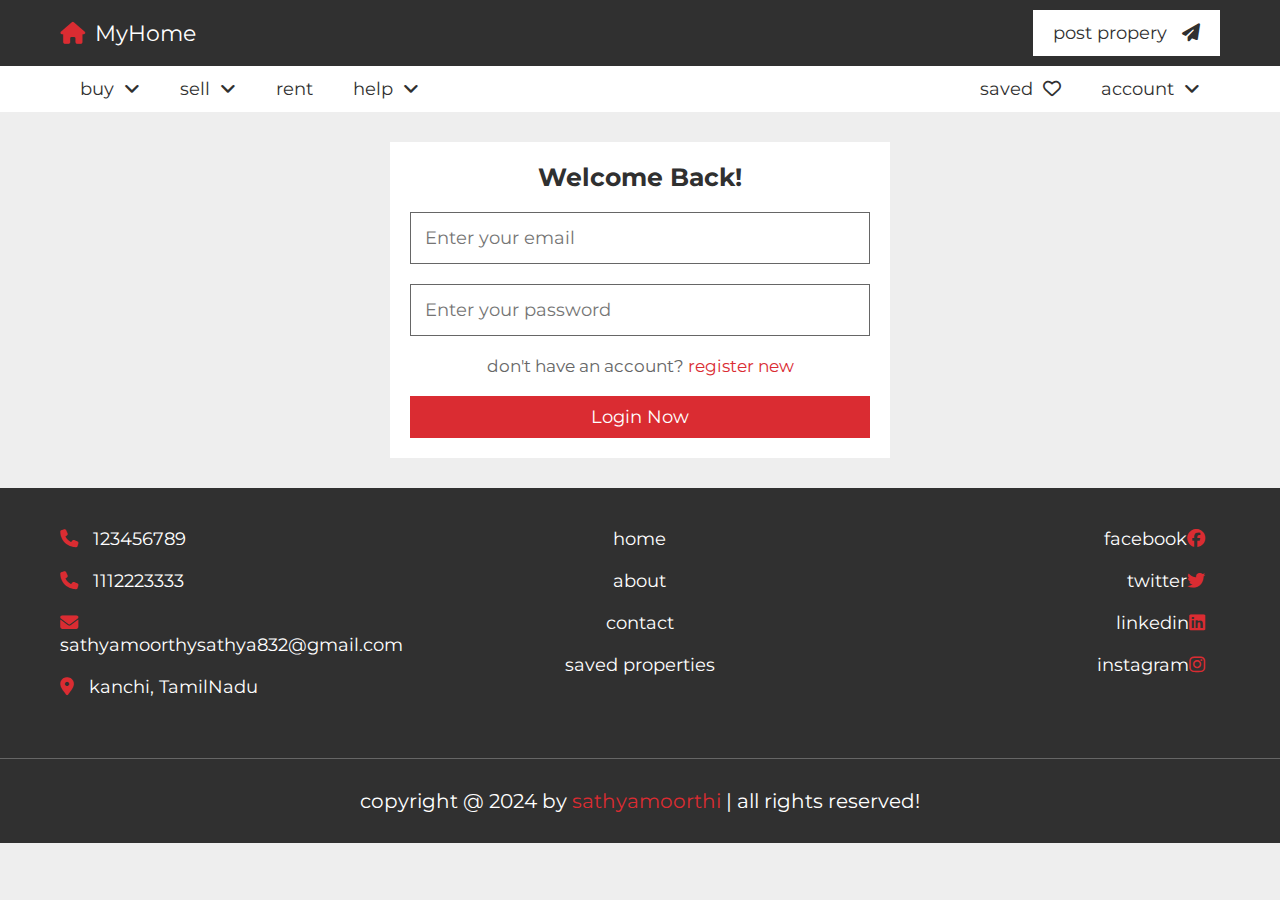
<file: login.html>
<!DOCTYPE html>
<html lang="en">
<head>
    <meta charset="UTF-8">
    <meta name="viewport" content="width=device-width, initial-scale=1.0">
    <title>Home</title>
    
    <!-- font awesome cdn link -->
    <link rel="stylesheet" href="https://cdnjs.cloudflare.com/ajax/libs/font-awesome/6.2.0/css/all.min.css">

    <!-- custom css file link -->
    <link rel="stylesheet" href="style.css">
</head>
<body>
<!-- header and navbar start -->

<header class="header">

    <nav class="navbar nav-1">
        <section class="flex">
            <a href="index.html" class="logo"><i class="fas fa-house"></i>MyHome</a>
            <ul>
                <li><a href="#">post propery <i class="fas fa-paper-plane"></i></a></li>
            </ul>
        </section>
    </nav>

    <nav class="navbar nav-2">
        <section class="flex">
            <div id="menu-btn" class="fas fa-bars"></div>

                <div class="menu">
                    <ul>
                    <li><a href="#">buy<i class="fas fa-angle-down"></i></a>
                        <ul>
                            <li><a href="#">house</a></li>
                            <li><a href="#">flat</a></li>
                            <li><a href="#">shop</a></li>
                            <li><a href="#">ready to move</a></li>
                            <li><a href="#">furnished</a></li>
                        </ul>
                    </li>
                    <li><a href="#">sell<i class="fas fa-angle-down"></i></a>
                        <ul>
                            <li><a href="#">post property</a></li>
                            <li><a href="#">dashboard</a></li>
                        </ul>
                    </li>
                    <li><a href="#">rent</a>
                        <ul>
                            <li><a href="#">house</a></li>
                            <li><a href="#">flat</a></li>
                            <li><a href="#">shop</a></li>
                        </ul>
                    </li>
                    <li><a href="#">help<i class="fas fa-angle-down"></i></a>
                        <ul>
                            <li><a href="about.html">about us</a></li>
                            <li><a href="contact.html">contact us</a></li>
                            <li><a href="contact.html#faq">FAQ</a></li>
                        </ul>
                    </li>
                </ul>
            </div>
            <ul>
                <li><a href="#">saved<i class="far fa-heart"></i></a></li>
                <li><a href="#">account<i class="fas fa-angle-down"></i></a>
                    <ul>
                        <li><a href="login.html">login</a></li>
                        <li><a href="register.html">register</a></li>
                    </ul>
                </li>
            </ul>
        </section>
    </nav>
</header>

<!-- login section start -->
<section class="form-container">

    <form action="" method="post">
        <h3>welcome back!</h3>
        <input type="email" name="email" required maxlength="50" placeholder="Enter your email" class="box">
        <input type="password" name="pass" required maxlength="50" placeholder="Enter your password" class="box">
        <p>don't have an account? <a href="register.html">register new</a></p>
        <input type="submit" value="login now" name="submit" class="btn">
    </form>
</section>


<!-- login section end -->

<footer class="footer">
    <section class="flex">

        <div class="box">
            <a href="tel:1234567890"><i class="fas fa-phone"></i><span>123456789</span></a>
            <a href="tel:1112223333"><i class="fas fa-phone"></i><span>1112223333</span></a>
            <a href="sathyamoorthy832@gmail.com"><i class="fas fa-envelope"></i><span>sathyamoorthysathya832@gmail.com</span></a>
            <a href="#"><i class="fas fa-map-marker-alt"></i><span>kanchi, TamilNadu</span></a>
        </div>

        <div class="box">
            <a href="index.html"><span>home</span></a>
            <a href="about.html"><span>about</span></a>
            <a href="contact.html"><span>contact</span></a>
            <a href="#"><span>saved properties</span></a>
        </div>

        <div class="box">
            <a href="#"><span>facebook</span><i class="fab fa-facebook"></i></a>
            <a href="#"><span>twitter</span><i class="fab fa-twitter"></i></a>
            <a href="#"><span>linkedin</span><i class="fab fa-linkedin"></i></a>
            <a href="#"><span>instagram</span><i class="fab fa-instagram"></i></a>
        </div>
    </section>

    <div class="credit">copyright @ 2024 by <span>sathyamoorthi</span> | all rights reserved!</div>
</footer>

    
    <script src="main.js"></script>

    
</body>
</html>
</file>
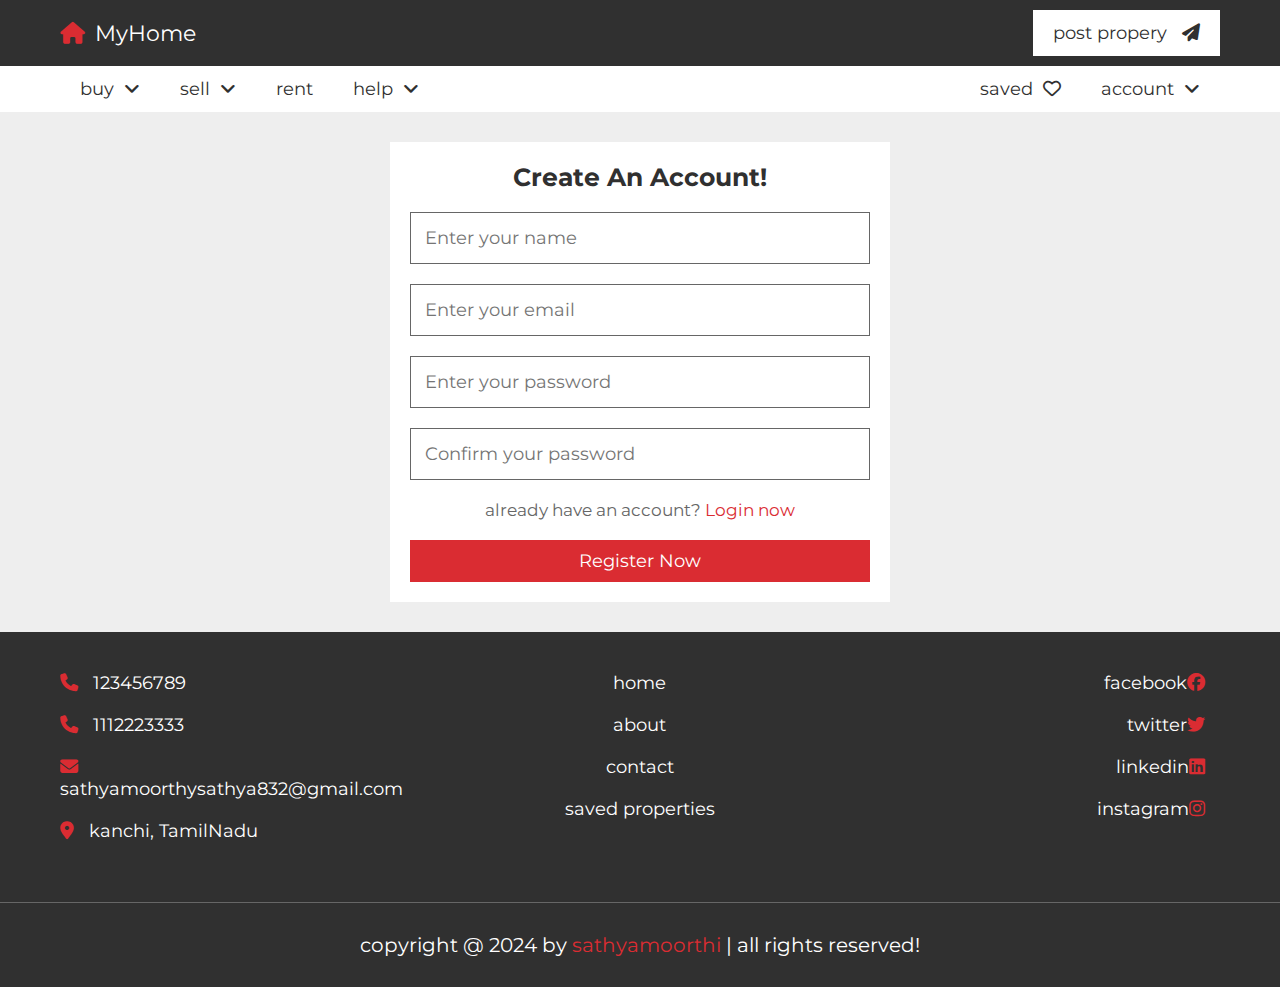
<file: register.html>
<!DOCTYPE html>
<html lang="en">
<head>
    <meta charset="UTF-8">
    <meta name="viewport" content="width=device-width, initial-scale=1.0">
    <title>Home</title>
    
    <!-- font awesome cdn link -->
    <link rel="stylesheet" href="https://cdnjs.cloudflare.com/ajax/libs/font-awesome/6.2.0/css/all.min.css">

    <!-- custom css file link -->
    <link rel="stylesheet" href="style.css">
</head>
<body>
<!-- header and navbar start -->

<header class="header">

    <nav class="navbar nav-1">
        <section class="flex">
            <a href="index.html" class="logo"><i class="fas fa-house"></i>MyHome</a>
            <ul>
                <li><a href="#">post propery <i class="fas fa-paper-plane"></i></a></li>
            </ul>
        </section>
    </nav>

    <nav class="navbar nav-2">
        <section class="flex">
            <div id="menu-btn" class="fas fa-bars"></div>

                <div class="menu">
                    <ul>
                    <li><a href="#">buy<i class="fas fa-angle-down"></i></a>
                        <ul>
                            <li><a href="#">house</a></li>
                            <li><a href="#">flat</a></li>
                            <li><a href="#">shop</a></li>
                            <li><a href="#">ready to move</a></li>
                            <li><a href="#">furnished</a></li>
                        </ul>
                    </li>
                    <li><a href="#">sell<i class="fas fa-angle-down"></i></a>
                        <ul>
                            <li><a href="#">post property</a></li>
                            <li><a href="#">dashboard</a></li>
                        </ul>
                    </li>
                    <li><a href="#">rent</a>
                        <ul>
                            <li><a href="#">house</a></li>
                            <li><a href="#">flat</a></li>
                            <li><a href="#">shop</a></li>
                        </ul>
                    </li>
                    <li><a href="#">help<i class="fas fa-angle-down"></i></a>
                        <ul>
                            <li><a href="about.html">about us</a></li>
                            <li><a href="contact.html">contact us</a></li>
                            <li><a href="contact.html#faq">FAQ</a></li>
                        </ul>
                    </li>
                </ul>
            </div>
            <ul>
                <li><a href="#">saved<i class="far fa-heart"></i></a></li>
                <li><a href="#">account<i class="fas fa-angle-down"></i></a>
                    <ul>
                        <li><a href="login.html">login</a></li>
                        <li><a href="register.html">register</a></li>
                    </ul>
                </li>
            </ul>
        </section>
    </nav>
</header>

<!-- register section start -->
<section class="form-container">

    <form action="" method="post">
        <h3>create an account!</h3>
        <input type="tel" name="name" required maxlength="50" placeholder="Enter your name" class="box">
        <input type="email" name="email" required maxlength="50" placeholder="Enter your email" class="box">
        <input type="password" name="pass" required maxlength="20" placeholder="Enter your password" class="box">
        <input type="password" name="c_pass" required maxlength="20" placeholder="Confirm your password" class="box">
        <p>already have an account? <a href="login.html">Login now</a></p>
        <input type="submit" value="register now" name="submit" class="btn">
    </form>
</section>




<!-- register section end -->


<footer class="footer">
    <section class="flex">

        <div class="box">
            <a href="tel:1234567890"><i class="fas fa-phone"></i><span>123456789</span></a>
            <a href="tel:1112223333"><i class="fas fa-phone"></i><span>1112223333</span></a>
            <a href="sathyamoorthy832@gmail.com"><i class="fas fa-envelope"></i><span>sathyamoorthysathya832@gmail.com</span></a>
            <a href="#"><i class="fas fa-map-marker-alt"></i><span>kanchi, TamilNadu</span></a>
        </div>

        <div class="box">
            <a href="index.html"><span>home</span></a>
            <a href="about.html"><span>about</span></a>
            <a href="contact.html"><span>contact</span></a>
            <a href="#"><span>saved properties</span></a>
        </div>

        <div class="box">
            <a href="#"><span>facebook</span><i class="fab fa-facebook"></i></a>
            <a href="#"><span>twitter</span><i class="fab fa-twitter"></i></a>
            <a href="#"><span>linkedin</span><i class="fab fa-linkedin"></i></a>
            <a href="#"><span>instagram</span><i class="fab fa-instagram"></i></a>
        </div>
    </section>

    <div class="credit">copyright @ 2024 by <span>sathyamoorthi</span> | all rights reserved!</div>
</footer>

    
    <script src="main.js"></script>

    
</body>
</html>
</file>
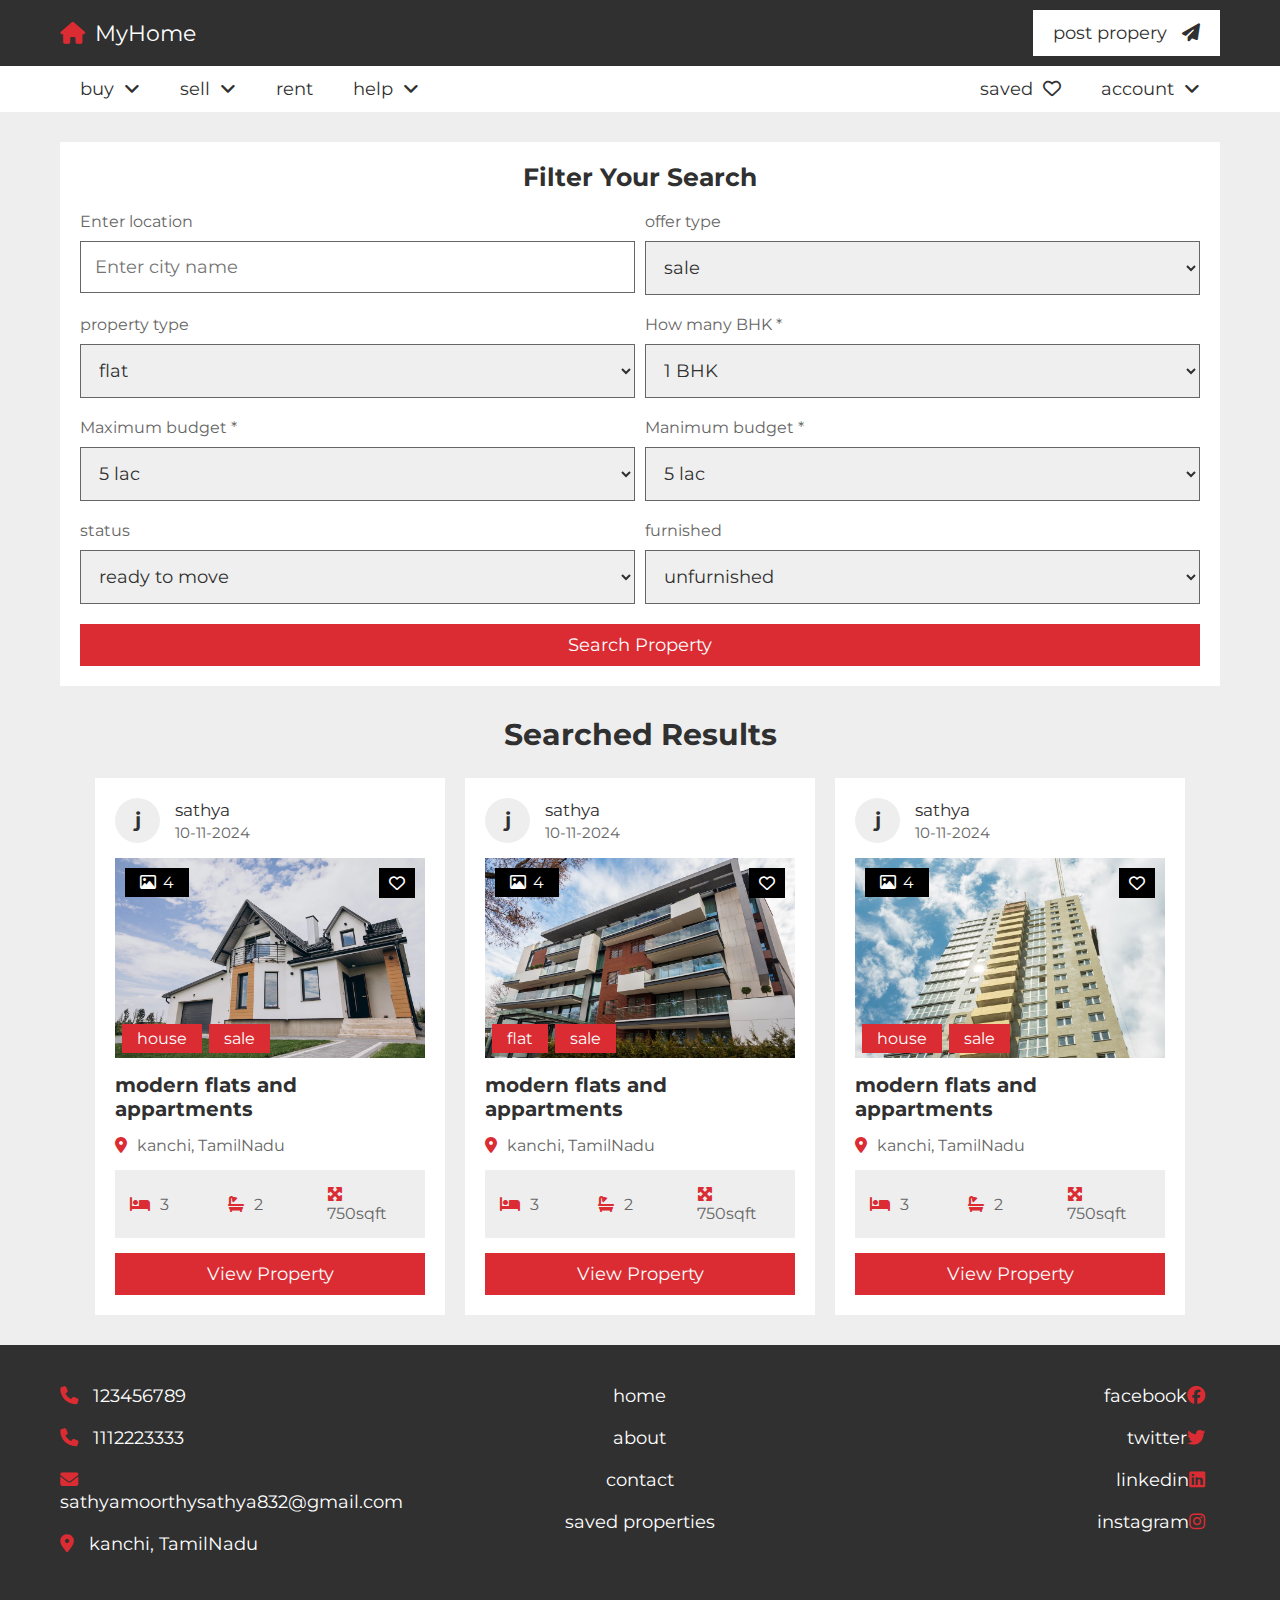
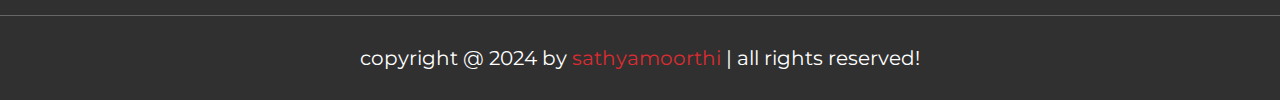
<file: search.html>
<!DOCTYPE html>
<html lang="en">
<head>
    <meta charset="UTF-8">
    <meta name="viewport" content="width=device-width, initial-scale=1.0">
    <title>Home</title>
    
    <!-- font awesome cdn link -->
    <link rel="stylesheet" href="https://cdnjs.cloudflare.com/ajax/libs/font-awesome/6.2.0/css/all.min.css">

    <!-- custom css file link -->
    <link rel="stylesheet" href="style.css">
</head>
<body>
<!-- header and navbar start -->

<header class="header">

    <nav class="navbar nav-1">
        <section class="flex">
            <a href="index.html" class="logo"><i class="fas fa-house"></i>MyHome</a>
            <ul>
                <li><a href="#">post propery <i class="fas fa-paper-plane"></i></a></li>
            </ul>
        </section>
    </nav>

    <nav class="navbar nav-2">
        <section class="flex">
            <div id="menu-btn" class="fas fa-bars"></div>

                <div class="menu">
                    <ul>
                    <li><a href="#">buy<i class="fas fa-angle-down"></i></a>
                        <ul>
                            <li><a href="#">house</a></li>
                            <li><a href="#">flat</a></li>
                            <li><a href="#">shop</a></li>
                            <li><a href="#">ready to move</a></li>
                            <li><a href="#">furnished</a></li>
                        </ul>
                    </li>
                    <li><a href="#">sell<i class="fas fa-angle-down"></i></a>
                        <ul>
                            <li><a href="#">post property</a></li>
                            <li><a href="#">dashboard</a></li>
                        </ul>
                    </li>
                    <li><a href="#">rent</a>
                        <ul>
                            <li><a href="#">house</a></li>
                            <li><a href="#">flat</a></li>
                            <li><a href="#">shop</a></li>
                        </ul>
                    </li>
                    <li><a href="#">help<i class="fas fa-angle-down"></i></a>
                        <ul>
                            <li><a href="about.html">about us</a></li>
                            <li><a href="contact.html">contact us</a></li>
                            <li><a href="contact.html#faq">FAQ</a></li>
                        </ul>
                    </li>
                </ul>
            </div>
            <ul>
                <li><a href="#">saved<i class="far fa-heart"></i></a></li>
                <li><a href="#">account<i class="fas fa-angle-down"></i></a>
                    <ul>
                        <li><a href="login.html">login</a></li>
                        <li><a href="register.html">register</a></li>
                    </ul>
                </li>
            </ul>
        </section>
    </nav>
</header>

<!-- search filter section start -->

<section class="filters" style="padding-bottom: 0;">
    <form action="" method="post">
        <div id="close-filter"><i class="fas fa-times"></i></div>
        <h3>filter your search</h3>

        <div class="flex">
            <div class="box">
                <p>Enter location</p>
                <input type="text" name="location" required maxlength="50" placeholder="Enter city name" class="input">
            </div>
            <div class="box">
                <p>offer type</p>
                <select name="offer" class="input" required>
                    <option value="sale">sale</option>
                    <option value="resale">resale</option>
                    <option value="rent">rent</option>
                </select>
            </div>
            <div class="box">
                <p>property type</p>
                <select name="type" class="input" required>
                    <option value="flat">flat</option>
                    <option value="house">house</option>
                    <option value="shop">shop</option>
                </select>
            </div>
            <div class="box">
                <p>How many BHK <span>*</span></p>
                <select name="bhk" class="input" required>
                    <option value="1">1 BHK</option>
                    <option value="2">2 BHK</option>
                    <option value="3">3 BHK</option>
                    <option value="4">4 BHK</option>
                    <option value="5">5 BHK</option>
                    <option value="6">6 BHK</option>
                    <option value="7">7 BHK</option>
                    <option value="8">8 BHK</option>
                    <option value="9">9 BHK</option>
                </select>
            </div>
            <div class="box">
                <p>Maximum budget <span>*</span></p>
                <select name="minimum" class="input" required>
                    <option value="5000000">5 lac</option>
                    <option value="1000000">10 lac</option>
                    <option value="2000000">20 lac</option>
                    <option value="3000000">30 lac</option>
                    <option value="4000000">40 lac</option>
                    <option value="5000000">50 lac</option>
                    <option value="6000000">60 lac</option>
                    <option value="7000000">70 lac</option>
                    <option value="8000000">80 lac</option>
                    <option value="9000000">90 lac</option>
                    <option value="10000000">1 Cr</option>
                    <option value="20000000">2 Cr</option>                            <option value="30000000">3 Cr</option>
                    <option value="40000000">4 Cr</option>
                    <option value="50000000">5 Cr</option>
                    <option value="60000000">6 Cr</option>
                    <option value="70000000">7 Cr</option>
                    <option value="80000000">8 Cr</option>
                    <option value="90000000">9 Cr</option>
                    <option value="100000000">10 Cr</option>
                    <option value="150000000">15 Cr</option>
                    <option value="200000000">20 Cr</option>
                </select>
            </div>
            <div class="box">
                <p>Manimum budget <span>*</span></p>
                <select name="minimum" class="input" required>
                    <option value="5000000">5 lac</option>
                    <option value="1000000">10 lac</option>
                    <option value="2000000">20 lac</option>
                    <option value="3000000">30 lac</option>
                    <option value="4000000">40 lac</option>
                    <option value="5000000">50 lac</option>
                    <option value="6000000">60 lac</option>
                    <option value="7000000">70 lac</option>
                    <option value="8000000">80 lac</option>
                    <option value="9000000">90 lac</option>
                    <option value="10000000">1 Cr</option>
                    <option value="20000000">2 Cr</option>
                    <option value="30000000">3 Cr</option>                            <option value="40000000">4 Cr</option>
                    <option value="50000000">5 Cr</option>
                    <option value="60000000">6 Cr</option>
                    <option value="70000000">7 Cr</option>
                    <option value="80000000">8 Cr</option>
                    <option value="90000000">9 Cr</option>
                    <option value="100000000">10 Cr</option>
                    <option value="150000000">15 Cr</option>
                    <option value="200000000">20 Cr</option>
                </select>
            </div>
            <div class="box">
                <p>status</p>
                <select name="status" class="input" required>
                    <option value="ready to move">ready to move</option>
                    <option value="under construction">under construction</option>
                </select>
            </div>
            <div class="box">
                <p>furnished</p>
                <select name="furnished" class="input" required>
                    <option value="unfurnished">unfurnished</option>
                    <option value="furnished">furnished</option>
                    <option value="semi-furnished">semi-furnished</option>
                </select>
            </div>
        </div>
        <input type="submit" value="search property" name="search" class="btn">
    </form>
</section>
<!-- search filter section end -->

<div id="filter-btn" class="fas fa-filter"></div>

<!-- listings section start -->
<section class="listings">
    <h1 class="heading">searched results</h1>
    <div class="box-container">

        <div class="box">
            <div class="admin">
                <h3>j</h3>
                <div>
                    <p>sathya</p>
                    <span>10-11-2024</span>
                </div>
            </div>
            <div class="thumb">
                <p class="total-images"><i class="far fa-image"></i><span>4</span></p>
                <p class="type"><span>house</span><span>sale</span></p>
                <form action="" method="post" class="save">
                    <button type="submit" name="save" class="far fa-heart"></button>
                </form> 
                <img src="images/house-img-1.webp" alt="">
            </div>
            <h3 class="name">modern flats and appartments</h3>
                <p class="location"><i class="fas fa-map-marker-alt"></i><span>kanchi, TamilNadu</span></p>
                <div class="flex">
                <p><i class="fas fa-bed"></i><span>3</span></p>
                <p><i class="fas fa-bath"></i><span>2</span></p>
                <p><i class="fas fa-maximize"></i><span>750sqft</span></p>
            </div>
                <a href="view_property.html" class="btn">view property</a>
            </div>
            <div class="box">
                <div class="admin">
                    <h3>j</h3>
                <div>
                <p>sathya</p>
                <span>10-11-2024</span>
            </div>
        </div>
        <div class="thumb">
            <p class="total-images"><i class="far fa-image"></i><span>4</span></p>
            <p class="type"><span>flat</span><span>sale</span></p>
            <form action="" method="post" class="save">
                <button type="submit" name="save" class="far fa-heart"></button>
            </form> 
            <img src="images/house-img-2.webp" alt="">
        </div>
        <h3 class="name">modern flats and appartments</h3>
            <p class="location"><i class="fas fa-map-marker-alt"></i><span>kanchi, TamilNadu</span></p>
            <div class="flex">
                <p><i class="fas fa-bed"></i><span>3</span></p>
                <p><i class="fas fa-bath"></i><span>2</span></p>
                <p><i class="fas fa-maximize"></i><span>750sqft</span></p>
            </div>
            <a href="view_property.html" class="btn">view property</a>
        </div>
        <div class="box">
            <div class="admin">
            <h3>j</h3>
            <div>
                <p>sathya</p>
                <span>10-11-2024</span>
            </div>
        </div>
        <div class="thumb">
            <p class="total-images"><i class="far fa-image"></i><span>4</span></p>
            <p class="type"><span>house</span><span>sale</span></p>
            <form action="" method="post" class="save">
                <button type="submit" name="save" class="far fa-heart"></button>
            </form> 
            <img src="images/house-img-3.jpg" alt="">
        </div>
        <h3 class="name">modern flats and appartments</h3>
            <p class="location"><i class="fas fa-map-marker-alt"></i><span>kanchi, TamilNadu</span></p>
                <div class="flex">
                    <p><i class="fas fa-bed"></i><span>3</span></p>
                    <p><i class="fas fa-bath"></i><span>2</span></p>
                    <p><i class="fas fa-maximize"></i><span>750sqft</span></p>
                </div>
                <a href="view_property.html" class="btn">view property</a>
            </div>
        </div>
</section>

<!-- listings section end -->


<footer class="footer">
    <section class="flex">

        <div class="box">
            <a href="tel:1234567890"><i class="fas fa-phone"></i><span>123456789</span></a>
            <a href="tel:1112223333"><i class="fas fa-phone"></i><span>1112223333</span></a>
            <a href="sathyamoorthy832@gmail.com"><i class="fas fa-envelope"></i><span>sathyamoorthysathya832@gmail.com</span></a>
            <a href="#"><i class="fas fa-map-marker-alt"></i><span>kanchi, TamilNadu</span></a>
        </div>

        <div class="box">
            <a href="index.html"><span>home</span></a>
            <a href="about.html"><span>about</span></a>
            <a href="contact.html"><span>contact</span></a>
            <a href="#"><span>saved properties</span></a>
        </div>

        <div class="box">
            <a href="#"><span>facebook</span><i class="fab fa-facebook"></i></a>
            <a href="#"><span>twitter</span><i class="fab fa-twitter"></i></a>
            <a href="#"><span>linkedin</span><i class="fab fa-linkedin"></i></a>
            <a href="#"><span>instagram</span><i class="fab fa-instagram"></i></a>
        </div>
    </section>

    <div class="credit">copyright @ 2024 by <span>sathyamoorthi</span> | all rights reserved!</div>
</footer>

    
    <script src="main.js"></script>

    
</body>
</html>
</file>
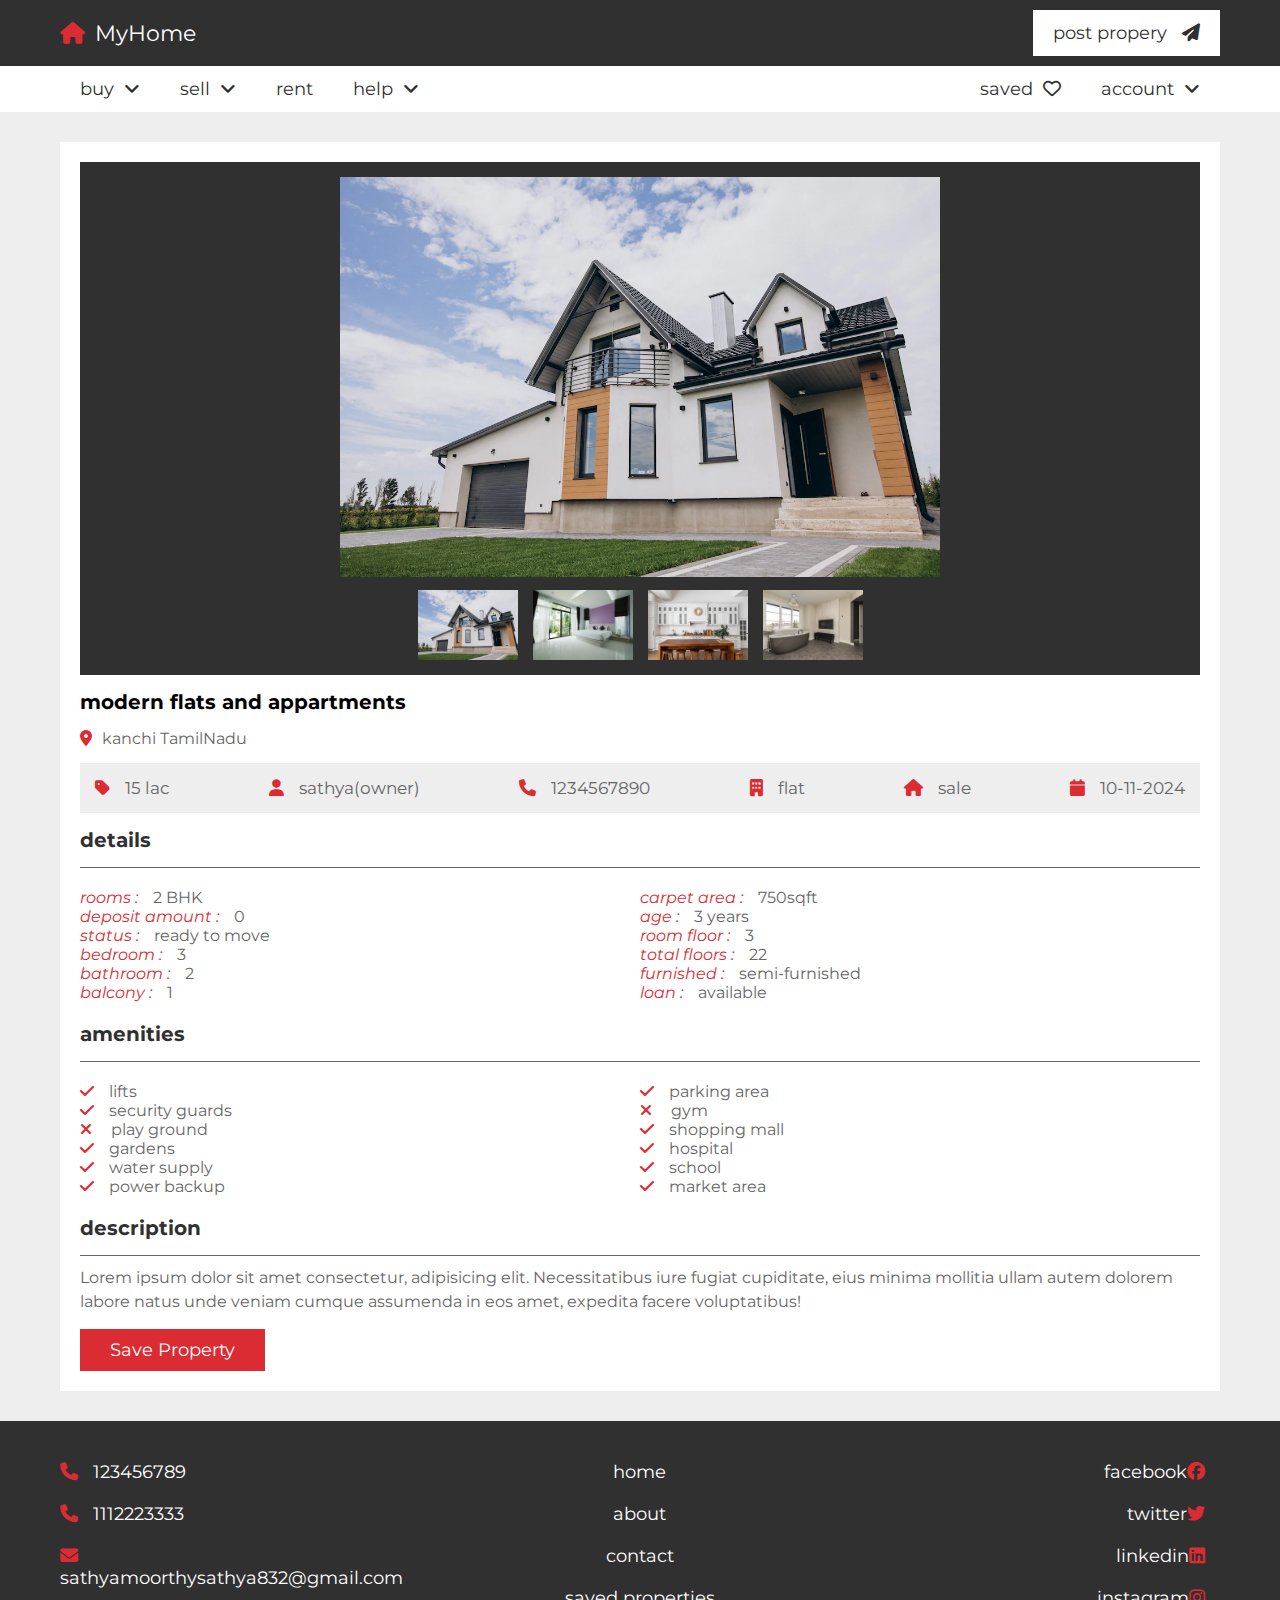
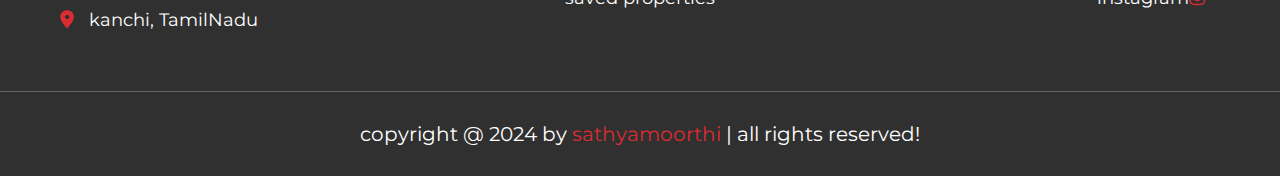
<file: view_property.html>
<!DOCTYPE html>
<html lang="en">
<head>
    <meta charset="UTF-8">
    <meta name="viewport" content="width=device-width, initial-scale=1.0">
    <title>Home</title>
    
    <!-- font awesome cdn link -->
    <link rel="stylesheet" href="https://cdnjs.cloudflare.com/ajax/libs/font-awesome/6.2.0/css/all.min.css">

    <!-- custom css file link -->
    <link rel="stylesheet" href="style.css">
</head>
<body>
<!-- header and navbar start -->

<header class="header">

    <nav class="navbar nav-1">
        <section class="flex">
            <a href="index.html" class="logo"><i class="fas fa-house"></i>MyHome</a>
            <ul>
                <li><a href="#">post propery <i class="fas fa-paper-plane"></i></a></li>
            </ul>
        </section>
    </nav>

    <nav class="navbar nav-2">
        <section class="flex">
            <div id="menu-btn" class="fas fa-bars"></div>

                <div class="menu">
                    <ul>
                    <li><a href="#">buy<i class="fas fa-angle-down"></i></a>
                        <ul>
                            <li><a href="#">house</a></li>
                            <li><a href="#">flat</a></li>
                            <li><a href="#">shop</a></li>
                            <li><a href="#">ready to move</a></li>
                            <li><a href="#">furnished</a></li>
                        </ul>
                    </li>
                    <li><a href="#">sell<i class="fas fa-angle-down"></i></a>
                        <ul>
                            <li><a href="#">post property</a></li>
                            <li><a href="#">dashboard</a></li>
                        </ul>
                    </li>
                    <li><a href="#">rent</a>
                        <ul>
                            <li><a href="#">house</a></li>
                            <li><a href="#">flat</a></li>
                            <li><a href="#">shop</a></li>
                        </ul>
                    </li>
                    <li><a href="#">help<i class="fas fa-angle-down"></i></a>
                        <ul>
                            <li><a href="about.html">about us</a></li>
                            <li><a href="contact.html">contact us</a></li>
                            <li><a href="contact.html#faq">FAQ</a></li>
                        </ul>
                    </li>
                </ul>
            </div>
            <ul>
                <li><a href="#">saved<i class="far fa-heart"></i></a></li>
                <li><a href="#">account<i class="fas fa-angle-down"></i></a>
                    <ul>
                        <li><a href="login.html">login</a></li>
                        <li><a href="register.html">register</a></li>
                    </ul>
                </li>
            </ul>
        </section>
    </nav>
</header>

<!-- view property section start -->

<section class="view-property">

    <div class="details">
        <div class="thumb">
            <div class="big-image">
                <img src="images/house-img-1.webp" alt="">
            </div>
            <div class="small-images">
                <img src="images/house-img-1.webp" alt="">
                <img src="images/hall-img-1.webp" alt="">
                <img src="images/kitchen-img-1.webp" alt="">
                <img src="images/bathroom-img-1.webp" alt="">
            </div>
        </div>
        <h3 class="name">modern flats and appartments</h3>
        <p class="location"><i class="fas fa-map-marker-alt"></i><span>kanchi TamilNadu</span></p>
        <div class="info">
            <p><i class="fas fa-tag"></i><span>15 lac</span></p>
            <p><i class="fas fa-user"></i><span>sathya(owner)</span></p>
            <p><i class="fas fa-phone"></i><a href="tel:1234567890">1234567890</a></p>
            <p><i class="fas fa-building"></i><span>flat</span></p>
            <p><i class="fas fa-house"></i><span>sale</span></p>
            <p><i class="fas fa-calendar"></i><span>10-11-2024</span></p>
        </div>
        <h3 class="title">details</h3>
        <div class="flex">
            <div class="box">
                <p><i>rooms :</i><span>2 BHK</span></p>
                <p><i>deposit amount :</i><span>0</span></p>
                <p><i>status :</i><span>ready to move</span></p>
                <p><i>bedroom :</i><span>3</span></p>
                <p><i>bathroom :</i><span>2</span></p>
                <p><i>balcony :</i><span>1</span></p>
            </div>
            <div class="box">
                <p><i>carpet area :</i><span>750sqft</span></p>
                <p><i>age :</i><span>3 years</span></p>
                <p><i>room floor :</i><span>3</span></p>
                <p><i>total floors :</i><span>22</span></p>
                <p><i>furnished :</i><span>semi-furnished</span></p>
                <p><i>loan :</i><span>available</span></p>
            </div>
        </div>
        <h3 class="title">amenities</h3>
        <div class="flex">
            <div class="box">
                <p><i class="fas fa-check"></i><span>lifts</span></p>
                <p><i class="fas fa-check"></i><span>security guards</span></p>
                <p><i class="fas fa-times"></i><span> play ground</span></p>
                <p><i class="fas fa-check"></i><span>gardens</span></p>
                <p><i class="fas fa-check"></i><span>water supply</span></p>
                <p><i class="fas fa-check"></i><span>power backup</span></p>
            </div>
            <div class="box">
                <p><i class="fas fa-check"></i><span>parking area</span></p>
                <p><i class="fas fa-times"></i><span> gym</span></p>
                <p><i class="fas fa-check"></i><span>shopping mall</span></p>
                <p><i class="fas fa-check"></i><span>hospital</span></p>
                <p><i class="fas fa-check"></i><span>school</span></p>
                <p><i class="fas fa-check"></i><span>market area</span></p>
            </div>
        </div>
        <h3 class="title">description</h3>
        <p class="description">Lorem ipsum dolor sit amet consectetur, adipisicing elit. Necessitatibus iure fugiat cupiditate, eius minima mollitia ullam autem dolorem labore natus unde veniam cumque assumenda in eos amet, expedita facere voluptatibus!</p>
        <form action="" method="post">
            <input type="submit" value="save property" name="save" class="inline-btn">
        </form>
    </div>
</section>

<!-- view property end -->


<footer class="footer">
    <section class="flex">

        <div class="box">
            <a href="tel:1234567890"><i class="fas fa-phone"></i><span>123456789</span></a>
            <a href="tel:1112223333"><i class="fas fa-phone"></i><span>1112223333</span></a>
            <a href="sathyamoorthy832@gmail.com"><i class="fas fa-envelope"></i><span>sathyamoorthysathya832@gmail.com</span></a>
            <a href="#"><i class="fas fa-map-marker-alt"></i><span>kanchi, TamilNadu</span></a>
        </div>

        <div class="box">
            <a href="index.html"><span>home</span></a>
            <a href="about.html"><span>about</span></a>
            <a href="contact.html"><span>contact</span></a>
            <a href="#"><span>saved properties</span></a>
        </div>

        <div class="box">
            <a href="#"><span>facebook</span><i class="fab fa-facebook"></i></a>
            <a href="#"><span>twitter</span><i class="fab fa-twitter"></i></a>
            <a href="#"><span>linkedin</span><i class="fab fa-linkedin"></i></a>
            <a href="#"><span>instagram</span><i class="fab fa-instagram"></i></a>
        </div>
    </section>

    <div class="credit">copyright @ 2024 by <span>sathyamoorthi</span> | all rights reserved!</div>
</footer>

    
    <script src="main.js"></script>

    
</body>
</html>
</file>
<file: style.css>
@import url('https://fonts.googleapis.com/css2?family=Montserrat:wght@100;200;300;400&display=swap');

:root{
    --main-color:#DA2c32;
    --light-color: #666;
    --light-bg: #eee;
    --white: #fff;
    --black: #303030;
    --border:.1rem solid var(--light-color);
    /*--box-shodow: 0.5rem 1rem rgba(0,0,0.1);*/
}

*{
    font-family: 'Montserrat', sans-serif;
    margin: 0;
    padding: 0;
    box-sizing: border-box;
    outline: none; border: none;
    text-decoration: none;
}

*::selection{
    background-color: var(--main-color);
    color: var(--white);
}

*::-webkit-scrollbar{
    height: .5rem;
    width: 1rem;
}

*::-webkit-scrollbar-track{
    background-color: transparent;
}

*::-webkit-scrollbar-thumb{
    background-color: var(--main-color);
    border-radius: 5rem;
}


html{
    font-size: 62.5%;
    overflow-x: hidden;
    scroll-behavior: smooth;
    scroll-padding-top: 10rem;
}

body{
    background-color: var(--light-bg);
}
section{
    padding: 3rem 2rem;
    max-width: 1200px;
    margin: 0 auto;
}
.heading{
    text-align: center;
    padding-bottom: 2.5rem;
    font-size: 3rem;
    color: var(--black);
    text-transform: capitalize;
}

.btn,
.inline-btn{
    margin-top: 1rem;
    padding: 1rem 3rem;
    background-color: var(--main-color);
    color: var(--white);
    cursor: pointer;
    text-align: center;
    font-size: 1.8rem;
    text-transform: capitalize;
}
.btn:hover,
.inline-btn:hover{
    background-color: var(--black);
}
.btn{
    display: block;
    width: 100%;
}
.inline-btn{
    display: inline-block;
}


.header{
    position: sticky;
    top: 0; left: 0; right: 0;
    z-index: 1000;
    box-shadow: var(--box-shodow);
}
.header .navbar.nav-1 .flex{
    padding-top: 1rem;
    padding-bottom: 1rem;
}
.header .navbar.nav-2 .flex{
    padding-top: 0;
    padding-bottom: 0;
}
.header .navbar.nav-1{
    background-color: var(--black);
}
.header .navbar.nav-2{
    background-color: var(--white);
}
.header .navbar .flex{
    display: flex;
    align-items: center;
    justify-content: space-between;
}
.header .navbar .flex .logo{
    font-size: 2.2rem;
    color: var(--white);
}
.header .navbar .flex .logo i {
    color: var(--main-color);
    margin-right: 1rem;
}
.header .navbar .flex ul{
    list-style: none;
}
.header .navbar .flex ul li{
    float: left;
    position: relative;
}
.header .navbar .flex ul li a{
    display: inline-block;
    padding: 1.2rem 2rem;
    font-size: 1.8rem;
    color: var(--black);
    background-color: var(--white);
}
.header .navbar .flex ul li a:hover{
    background-color: var(--main-color);
    color: var(--white);
}
.header .navbar .flex ul li a i{
    margin-left: 1rem;
}
.header .navbar .flex ul li ul{
    position: absolute;
    width: 17rem;
    left: 0;
}
.header .navbar .flex ul li ul li{
    width: 100%;
}
.header .navbar .flex ul li ul li a{
    display: none;
}
.header .navbar .flex ul li:hover ul li a{
    display: block;
}
#menu-btn{
    font-size: 2.5rem;
    color: var(--black);
    display: none;
}

.home{
    background: url('images/home-bg.jpg') no-repeat;
    background-size: cover;
    background-position: center;
}
.home .center{
    min-height: 85vh;
    display: flex;
    align-items: center;
    justify-content: center;
}
.home .center form{
    background-color: var(--white);
    padding: 2rem;
    box-shadow: var(--box-shodow);
    width: 50rem;
}
.home .center form h3{
    padding-bottom: 1rem;
    text-align: center;
    color: var(--black);
    text-transform: capitalize;
    font-size: 2.5rem;
}
.home .center form .flex{
    display: flex;
    gap: 1rem;
    flex-wrap: wrap;
}
.home .center form .box{
    flex: 1 1 20rem;
}
.home .center form .box .input{
    width: 100%;
    border: var(--border);
    padding: 1.4rem;
    color: var(--black);
    font-size: 1.8rem;
    margin: 1rem 0;
}

.home .center form .box p{
    color: var(--light-color);
    font-size: 1.7rem;
    padding-top: 1rem;
}
.home .center form .box p span{
    color: var(--main-color);
}

.services .box-container{
    display: grid;
    grid-template-columns: repeat(auto-fit, 30rem);
    gap: 2rem;
    justify-content: center;
    align-items: flex-start;
}
.services .box-container .box{
    background-color: var(--white);
    box-shadow: var(--box-shodow);
    padding: 2rem;
    text-align: center;
}
.services .box-container .box img{
    margin: 1rem 0;
    height: 8rem;
}
.services .box-container .box h3{
    font-size: 2rem;
    padding: 1rem 0;
    color: var(--black);
    text-transform: capitalize;
}
.services .box-container .box p{
    line-height: 2;
    font-size: 1.6rem;
    color: var(--light-color);
    padding-top: 5rem;
}
.listings .box-container{
    display: grid;
    grid-template-columns: repeat(auto-fit, 35rem);
    gap: 2rem;
    justify-content: center;
    align-items: flex-start;
}
.listings .box-container .box{
    background-color: var(--white);
    box-shadow: var(--box-shodow);
    padding: 2rem;
    overflow-x: hidden;
}
.listings .box-container .box .admin{
    display: flex;
    align-items: center;
    gap: 1.5rem;
}
.listings .box-container .box .admin h3{
    height: 4.5rem;
    line-height: 4.4rem;
    width: 4.5rem;
    border-radius: 50%;
    font-size: 2rem;
    color: var(--black);
    background-color: var(--light-bg);
    text-align: center;
}
.listings .box-container .box .admin p{
    font-size: 1.7rem;
    color: var(--black);
    padding-bottom: .3rem;
}
.listings .box-container .box .admin span{
    font-size: 1.5rem;
    color: var(--light-color);
}
.listings .box-container .box .thumb{
    position: relative;
    height: 20rem;
    overflow: hidden;
    margin: 1.5rem 0;
}
.listings .box-container .box .thumb img{
    height: 100%;
    width: 100%;
    transition: .2s linear;
}
.listings .box-container .box:hover .thumb img{
    transform: scale(1.1);
}
.listings .box-container .box .thumb .total-images{
    position: absolute;
    top: 1rem;left: 1rem;
    background-color: rgba(0,0,0.3);
    color: var(--white);
    padding: .5rem 1.5rem;
    font-size: 1.6rem;
    z-index: 1;
}
.listings .box-container .box .thumb .total-images i{
    margin-right: .7rem;
}
.listings .box-container .box .thumb .type{
    position: absolute;
    bottom: 1rem;left: .7rem;
    z-index: 1;
}
.listings .box-container .box .thumb .type span{
    margin-right: .7rem;
    padding: .5rem 1.5rem;
    color: var(--white);
    background-color: var(--main-color);
    font-size: 1.6rem;
}
.listings .box-container .box .thumb .save{
    position: absolute;
    top: 1rem;right: 1rem;
    z-index: 1;
}
.listings .box-container .box .thumb .save button{
    background-color: rgba(0,0,0.3);
    color: var(--white);
    padding: .7rem 1rem;
    font-size: 1.6rem;
    cursor: pointer;
}
.listings .box-container .box .thumb .save button:hover{
    background-color: var(--main-color);
}
.listings .box-container .box .name{
    font-size: 2rem;
    text-overflow: ellipsis;
    overflow-x: hidden;
    color: var(--black);
    margin-bottom: .5rem;
}
.listings .box-container .box .location{
    padding-top: 1rem;
    font-size: 1.6rem;
    color: var(--light-color);
}
.listings .box-container .box .location i{
    margin-right: 1rem;
    color: var(--main-color);
}
.listings .box-container .box .flex{
    display: flex;
    background-color: var(--light-bg);
    padding: 1.5rem;
    justify-content: space-between;
    align-items: center;
    margin: 1.5rem 0;
    flex-wrap: wrap;
    gap: 1.5rem;
}
.listings .box-container .box .flex p{
    font-size: 1.6rem;
    flex: 1 1 4rem;
}
.listings .box-container .box .flex p span{
    color: var(--light-color);
}
.listings .box-container .box .flex p i{
    margin-right: 1rem;
    color: var(--main-color);
}

.view-property .details{
    background-color: var(--white);
    box-shadow: var(--box-shodow);
    padding: 2rem;
    overflow-x: hidden;
}
.view-property .details .thumb{
    background-color: var(--black);
    padding: 1.5rem;
    margin-bottom: 1.5rem;
}
.view-property .details .thumb .big-image img{
    height: 40rem;
    width: 100%;
    object-fit: contain;
}
.view-property .details .thumb .small-images{
    display: flex;
    justify-content: center;
    gap: 1.5rem;
    padding-top: 1rem;
    flex-wrap: wrap;
}
.view-property .details .thumb .small-images img{
    height: 7rem;
    width: 10rem;
    object-fit: cover;
    cursor: pointer;
    transition: .2s linear;
}
.view-property .details .thumb .small-images img:hover{
    transform: scale(1.1);
}
.view-property .details .name{
    font-size: 2rem;
    text-overflow: ellipsis;
    overflow: hidden;
    margin-bottom: .5rem;
}
.view-property .details .location{
    padding-top: 1rem;
    font-size: 1.6rem;
    color: var(--light-color);
}
.view-property .details .location i{
    margin-right: 1rem;
    color: var(--main-color);
}
.view-property .details .info{
    display: flex;
    background-color: var(--light-bg);
    padding: 1.5rem;
    margin: 1.5rem 0;
    justify-content: space-between;
    align-items: center;
    flex-wrap: wrap;
    gap: 2rem;
}
.view-property .details .info p{
    font-size: 1.7rem;
}
.view-property .details .info p span,
.view-property .details .info p a{
    color: var(--light-color);
}
.view-property .details .info p a:hover{
    text-decoration: underline;
}
.view-property .details .info p i{
    margin-right: 1.5rem;
    color: var(--main-color);
}
.view-property .details .title{
    font-size: 2rem;
    color: var(--black);
    padding-bottom: 1.5rem;
    border-bottom: var(--border);
}
.view-property .details .flex{
    margin: 1.5rem 0;
    display: flex;
    justify-content: space-between;
    flex-wrap: wrap;
}
.view-property .details .flex .box{
    flex: 1 1 40rem;
}
.view-property .details .flex .box{
    padding: .5rem 0;
    font-size: 1.6rem;
    color: var(--light-color);
}
.view-property .details .flex .box i{
    color: var(--main-color);
    margin-right: 1.5rem;
}
.view-property .details .description{
    padding: .5rem 0;
    margin-top: .5rem;
    font-size: 1.6rem;
    color: var(--light-color);
    line-height: 1.5;
}

.about .row{
    display: flex;
    flex-wrap: wrap;
    gap: 1.5rem;
    align-items: center;
}
.about .row .image{
    flex: 1 1 40rem;
}
.about .row .image img{
    width: 100%;
}
.about .row .content{
    flex: 1 1 40rem;
    text-align: center;
}
.about .row .content h3{
    font-size: 2.5rem;
    color: var(--black);
    margin-bottom: .5rem;
    text-transform: capitalize;
}
.about .row .content p{
    line-height: 2;
    padding: 1rem 0;
    font-size: 1.7rem;
    color: var(--light-color);
}
.steps .box-container{
    display: grid;
    grid-template-columns: repeat(auto-fit, 30rem);
    gap: 2rem;
    justify-content: center;
    align-items: flex-start;
}
.steps .box-container .box{
    background-color: var(--white);
    padding: 2rem;
    text-align: center;
    box-shadow: var(--box-shodow);
}
.steps .box-container .box img{
    height: 7rem;
    margin: .5rem 0;
}
.steps .box-container .box h3{
    padding: 1rem 0;
    font-size: 2rem;
    text-transform: capitalize;
    color: var(--black);
}
.steps .box-container .box p{
    line-height: 2;
    font-size: 1.6rem;
    color: var(--light-color);
}
.reviews .box-container{
    display: grid;
    grid-template-columns: repeat(auto-fit, 35rem);
    gap: 2rem;
    justify-content: center;
    align-items: flex-start;
}
.reviews .box-container .box{
    background-color: var(--white);
    padding: 2rem;
}
.reviews .box-container .box .user{
    display: flex;
    align-items: center;
    gap: 1.5rem;
    margin-bottom: 1rem;
}
.reviews .box-container .box .user img{
    height: 6rem;
    width: 6rem;
    border-radius: 50%;
}
.reviews .box-container .box .user h3{
    font-size: 2rem;
    color: var(--black);
    padding-bottom: .3rem;
}
.reviews .box-container .box .user .stars i{
    font-size: 1.5rem;
    color: var(--main-color);
}
.reviews .box-container .box p{
    line-height: 2;
    padding-top: .5rem;
    font-size: 1.6rem;
    color: var(--light-color);
}

.contact .row{
    display: flex;
    flex-wrap: wrap;
    gap: 1.5rem;
    align-items: center;
}
.contact.row .image{
    flex: 1 1 50rem;
}
.contact .row .image img{
    width: 100%;
}
.contact .row form{
    flex: 1 1 30rem;
    background-color: var(--white);
    padding: 2rem;
}
.contact .row form h3{
    padding-bottom: 1rem;
    font-size: 2.5rem;
    color: var(--black);
    text-align: center;
    text-transform: capitalize;
}
.contact .row form .box{
    width: 100%;
    border: var(--border);
    padding: 1.4rem;
    color: var(--black);
    font-size: 1.8rem;
    margin: 1rem 0;
}
.contact .row form textarea{
    height: 15rem;
    resize: none;
}

.faq .box-container{
    display: flex;
    flex-wrap: wrap;
    gap: 2rem;
    align-items: flex-start;
}
.faq .box-container .box{
    flex: 1 1 40rem;
}
.faq .box-container .box h3{
    padding: 1.5rem 2rem;
    font-size: 2rem;
    background-color: var(--black);
    color: var(--white);
    display: flex;
    align-items: center;
    justify-content: space-between;
    gap: 1rem;
    cursor: pointer;
}
.faq .box-container .box p{
    font-size: 1.6rem;
    color: var(--light-color);
    background-color: var(--white);
    padding: 1.5rem 2rem;
    line-height: 1.5;
    display: none;
}
.faq .box-container .box.active p{
    display: block;
}
.faq .box-container .box.active h3{
    background-color: var(--main-color);
}

.filters form{
    background-color: var(--white);
    box-shadow: var(--box-shodow);
    padding: 2rem;
}
.filters form #close-filter{
    text-align: right;
    padding-bottom: 2rem;
    display: none;
}
.filters form #close-filter i{
    height: 4.5rem;
    width: 4.5rem;
    line-height: 4.4rem;
    background-color: var(--main-color);
    color: var(--white);
    cursor: pointer;
    font-size: 2rem;
    text-align: center;
}
.filters form #close-filter i:hover{
    background-color: var(--black);
}
.filters form h3{
    font-size: 2.5rem;
    padding-bottom: 2rem;
    color: var(--black);
    text-transform: capitalize;
    text-align: center;
}
.filters form .flex{
    display: flex;
    gap: 1rem;
    flex-wrap: wrap;
}
.filters form .flex .box{
    flex: 1 1 40rem;
}
.filters form .flex .box .input{
    width: 100%;
    margin: 1rem 0;
    font-size: 1.8rem;
    color: var(--black);
    border: var(--border);
    padding: 1.4rem;
}
.filters form .flex .box p{
    font-size: 1.6rem;
    color: var(--light-color);
}
#filter-btn{
    position: fixed;
    bottom: 1rem; right: 1rem;
    background-color: var(--border);
    color: var(--white);
    text-align: center;
    height: 4.5rem;
    width: 4.5rem;
    line-height: 4.4rem;
    z-index: 1000;
    font-size: 2rem;
    background-color: var(--main-color);
    display: none;
}

.form-container form{
    max-width: 50rem;
    margin: 0 auto;
    background-color: var(--white);
    box-shadow: var(--box-shodow);
    padding: 2rem;
    text-align: center;
}
.form-container form h3{
    padding-bottom: 1rem;
    font-size: 2.5rem;
    color: var(--black);
    text-transform: capitalize;
}
.form-container form .box{
    border: var(--border);
    padding: 1.4rem;
    color: var(--black);
    margin: 1rem 0;
    width: 100%;
    font-size: 1.8rem;
}
.form-container form p{
    font-size: 1.7rem;
    padding: 1rem 0;
    color: var(--light-color);
}
.form-container form p a{
    color: var(--main-color);
}
.form-container form p a:hover{
    text-decoration: underline;
}



.footer{
    background-color: var(--black);
}
.footer .flex{
    display: flex;
    flex-wrap: wrap;
    gap: 2rem;
    justify-content: space-between;
}
.footer .flex .box{
    flex: 1 1 30rem;
}
.footer .flex .box a{
    display: block;
    padding: 1rem 0;
    font-size: 1.8rem;
}
.footer .flex .box a span{
    color: var(--white);
}
.footer .flex .box a:hover span{
    text-decoration: underline;
}
.footer .flex .box a i{
    color: var(--main-color);
}
.footer .flex .box:last-child{
    text-align: right;
}
.footer .flex .box:last-child a i{
    margin-right: 1.5rem;
}
.footer .flex .box:first-child a i{
    margin-right: 1.5rem;
}
.footer .flex .box:nth-child(2){
    text-align: center;
}
.footer .credit{
    padding: 3rem 2rem;
    text-align: center;
    border-top: var(--border);
    font-size: 2rem;
    color: var(--white);
    margin-top: 2rem;
    /*padding-bottom: 10rem;*/
}
.footer .credit span{
    color: var(--main-color);
}



@media (max-width:991px){
    html{
        font-size: 55%;
    }
}


@media (max-width:768px){
    #menu-btn{
        display: inline-block;
        cursor: pointer;
    }

    .header .navbar .menu{
    position: absolute;
    top: 99%; left: 0; right: 0;
    background-color: var(--white);
    border-top: var(--border);
    transition: .2s linear;
    z-index: 1;
    clip-path: polygon(0 0, 100% 0, 100% 0, 0 0);
}

.header .navbar .menu.active{
    clip-path: polygon(0 0,100% 0, 100% 100%, 0 100%);
}
.header .navbar .menu ul li{
    width: 100%;
    position: relative;
}
.header .navbar .menu ul li a{
    width: 100%;
}
.header .navbar .menu ul li ul{
    position: relative;
    width: 100%;
}
.header .navbar .menu ul li ul li a{
    padding-left: 4rem;
    background-color: var(--black);
    color: var(--white);
}

.view-property .details .thumb .big-image img{
    height: auto;
}
.view-property .details .thumb .small-images img{
    height: 4rem;
    width: 6rem;
}
}


@media (max-width:450px){
    html{
        font-size: 50%;
    }
    .header .navbar .flex .logo{
        font-size: 1.8rem;
    }
    .home .center form .flex{
        gap: 0;
    }
    .listings.box-container{
        grid-template-columns: 1fr;
    }
    .reviews .box-container{
        grid-template-columns: 1fr;
    }
}
</file>
